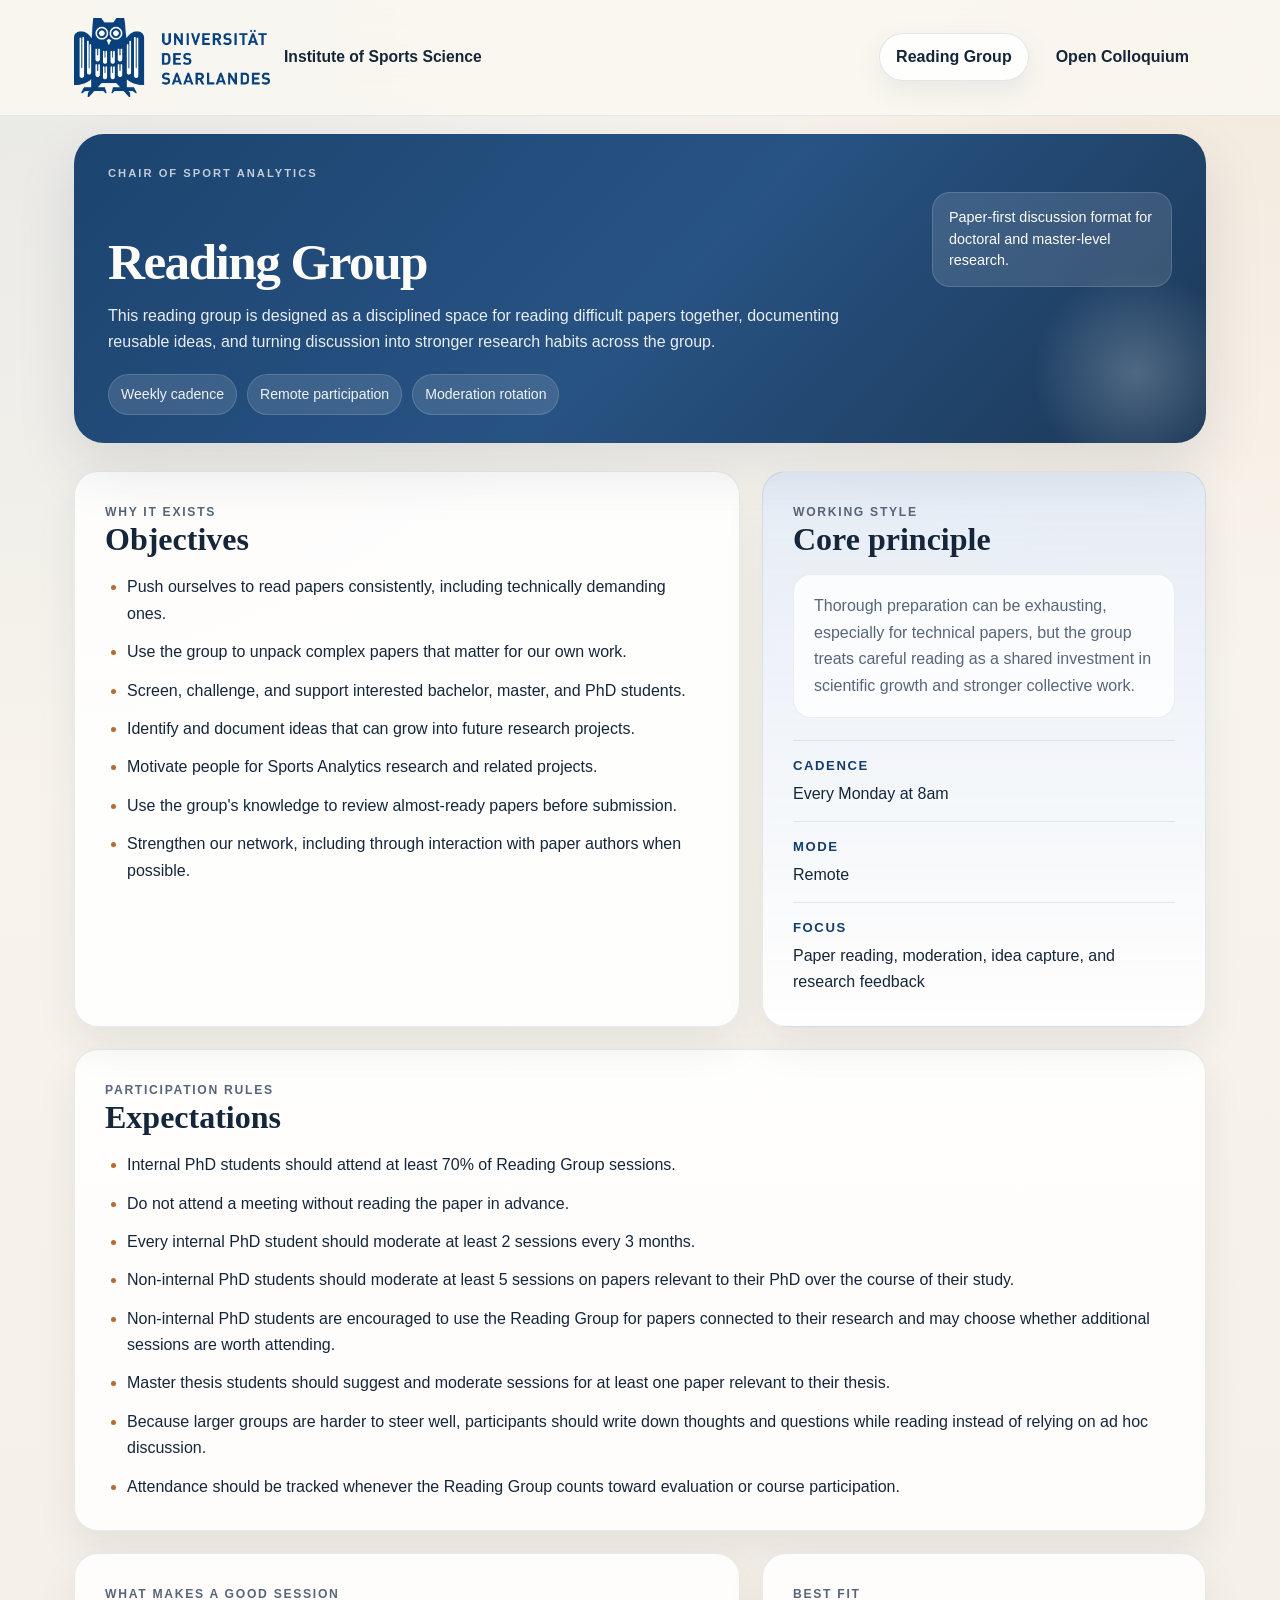
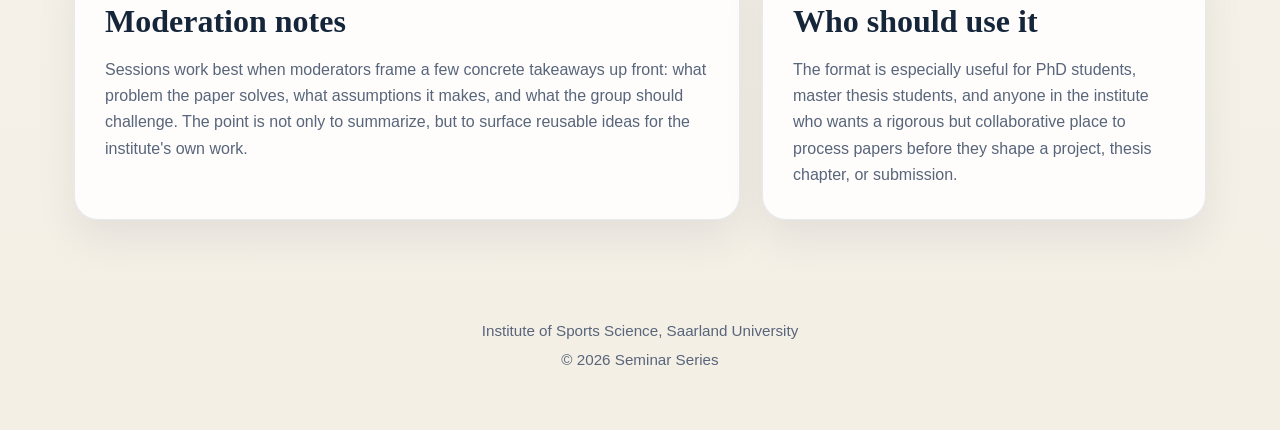
<file: index.html>
<!DOCTYPE html>
<html lang="en">
<head>
<meta charset="UTF-8" />
<meta name="viewport" content="width=device-width, initial-scale=1.0" />
<title>Reading Group — Institute of Sports Science</title>
<meta name="description" content="Reading Group seminar at the Institute of Sports Science, Saarland University." />
<link rel="icon" href="assets/icons/seminars-favicon.svg" type="image/svg+xml" />
<link rel="manifest" href="site.webmanifest" />
<meta name="theme-color" content="#143d6b" />
<link rel="stylesheet" href="css/style.css" />
</head>
<body>

<header class="site-header">
  <div class="nav">
    <a class="brand" href="index.html">
      <img class="brand-logo" src="assets/icons/uds.png" alt="Universitat des Saarlandes" />
      <span class="brand-copy">
        <strong>Institute of Sports Science</strong>
      </span>
    </a>
    <button type="button" class="menu-toggle" aria-label="Toggle menu" onclick="document.querySelector('.nav-links').classList.toggle('open')">Menu</button>
    <ul class="nav-links">
      <li><a class="active" href="index.html">Reading Group</a></li>
      <li><a href="open-colloquium.html">Open Colloquium</a></li>
    </ul>
  </div>
</header>

<main>
  <section class="hero-panel">
    <div class="hero-inner">
      <p class="eyebrow">Chair of Sport Analytics</p>
      <div class="title-row">
        <div>
          <h1>Reading Group</h1>
        </div>
        <div class="hero-badge">Paper-first discussion format for doctoral and master-level research.</div>
      </div>
      <p class="hero-lead">This reading group is designed as a disciplined space for reading difficult papers together, documenting reusable ideas, and turning discussion into stronger research habits across the group.</p>
      <div class="chip-row">
        <span class="chip">Weekly cadence</span>
        <span class="chip">Remote participation</span>
        <span class="chip">Moderation rotation</span>
      </div>
    </div>
  </section>

  <section class="content-shell">
    <div class="section-grid">
      <article class="panel">
        <p class="section-label">Why it exists</p>
        <h2>Objectives</h2>
        <ul class="bullet-list">
          <li>Push ourselves to read papers consistently, including technically demanding ones.</li>
          <li>Use the group to unpack complex papers that matter for our own work.</li>
          <li>Screen, challenge, and support interested bachelor, master, and PhD students.</li>
          <li>Identify and document ideas that can grow into future research projects.</li>
          <li>Motivate people for Sports Analytics research and related projects.</li>
          <li>Use the group&apos;s knowledge to review almost-ready papers before submission.</li>
          <li>Strengthen our network, including through interaction with paper authors when possible.</li>
        </ul>
      </article>

      <aside class="panel accent-panel">
        <p class="section-label">Working style</p>
        <h2>Core principle</h2>
        <p class="callout">Thorough preparation can be exhausting, especially for technical papers, but the group treats careful reading as a shared investment in scientific growth and stronger collective work.</p>
        <dl class="detail-list">
          <div>
            <dt>Cadence</dt>
            <dd>Every Monday at 8am</dd>
          </div>
          <div>
            <dt>Mode</dt>
            <dd>Remote</dd>
          </div>
          <div>
            <dt>Focus</dt>
            <dd>Paper reading, moderation, idea capture, and research feedback</dd>
          </div>
        </dl>
      </aside>
    </div>

    <section class="panel full-width">
      <p class="section-label">Participation rules</p>
      <h2>Expectations</h2>
      <ul class="rule-list">
        <li>Internal PhD students should attend at least 70% of Reading Group sessions.</li>
        <li>Do not attend a meeting without reading the paper in advance.</li>
        <li>Every internal PhD student should moderate at least 2 sessions every 3 months.</li>
        <li>Non-internal PhD students should moderate at least 5 sessions on papers relevant to their PhD over the course of their study.</li>
        <li>Non-internal PhD students are encouraged to use the Reading Group for papers connected to their research and may choose whether additional sessions are worth attending.</li>
        <li>Master thesis students should suggest and moderate sessions for at least one paper relevant to their thesis.</li>
        <li>Because larger groups are harder to steer well, participants should write down thoughts and questions while reading instead of relying on ad hoc discussion.</li>
        <li>Attendance should be tracked whenever the Reading Group counts toward evaluation or course participation.</li>
      </ul>
    </section>

    <section class="section-grid">
      <article class="panel">
        <p class="section-label">What makes a good session</p>
        <h2>Moderation notes</h2>
        <p>Sessions work best when moderators frame a few concrete takeaways up front: what problem the paper solves, what assumptions it makes, and what the group should challenge. The point is not only to summarize, but to surface reusable ideas for the institute&apos;s own work.</p>
      </article>

      <article class="panel">
        <p class="section-label">Best fit</p>
        <h2>Who should use it</h2>
        <p>The format is especially useful for PhD students, master thesis students, and anyone in the institute who wants a rigorous but collaborative place to process papers before they shape a project, thesis chapter, or submission.</p>
      </article>
    </section>
  </section>
</main>

<footer class="footer">
  <p>Institute of Sports Science, Saarland University</p>
  <p>&copy; <span id="year"></span> Seminar Series</p>
</footer>

<script>document.getElementById('year').textContent = new Date().getFullYear();</script>
</body>
</html>
</file>
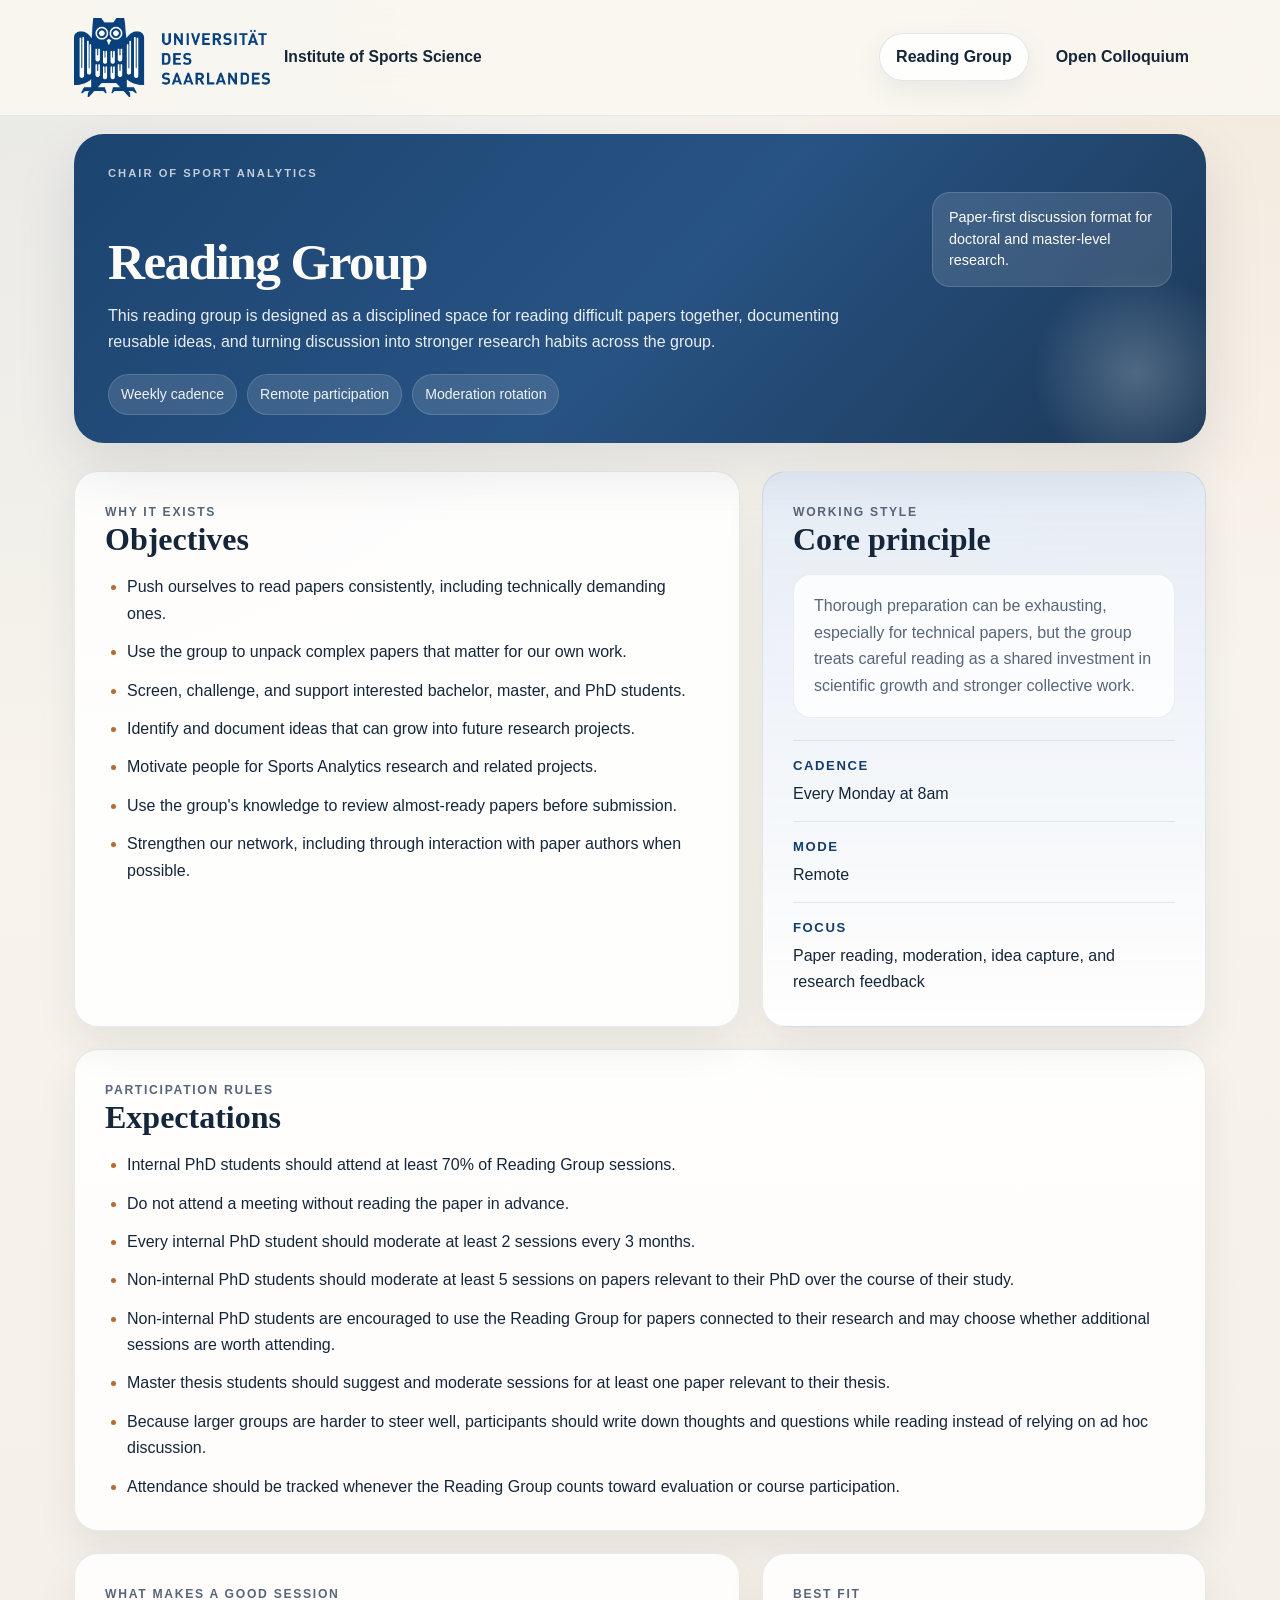
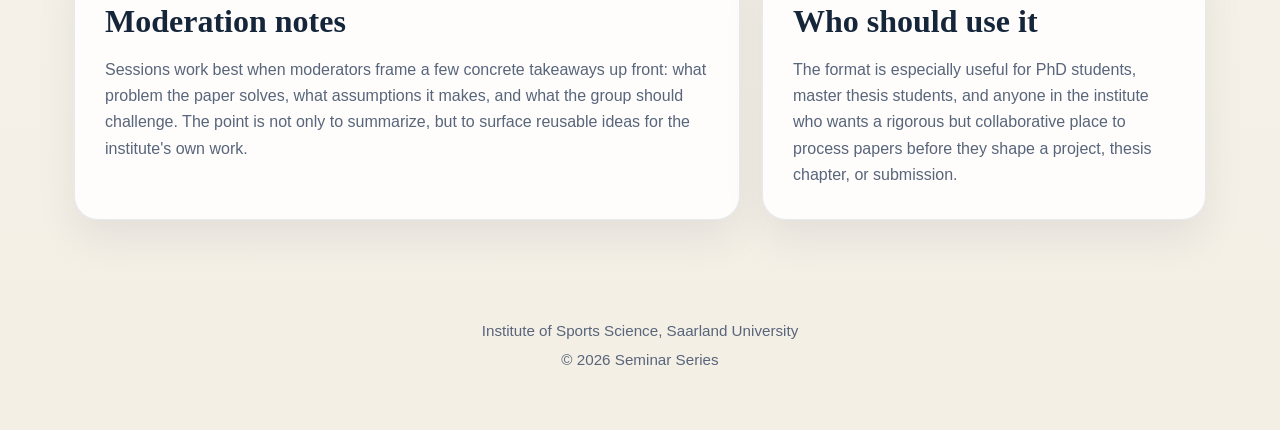
<file: gatherings.html>
<!DOCTYPE html>
<html lang="en">
<head>
<meta charset="UTF-8" />
<meta http-equiv="refresh" content="0; url=index.html" />
<meta name="viewport" content="width=device-width, initial-scale=1.0" />
<title>Page Moved</title>
<link rel="icon" href="assets/icons/seminars-favicon.svg" type="image/svg+xml" />
<link rel="stylesheet" href="css/style.css" />
</head>
<body class="redirect-body">
<main class="redirect-card">
  <p class="section-label">Page moved</p>
  <h1>This section has been replaced.</h1>
  <p>The seminar site now consists of two pages: Reading Group and Open Colloquium.</p>
  <div class="redirect-actions">
    <a class="button-link" href="index.html">Go to Reading Group</a>
    <a class="button-link button-link-secondary" href="open-colloquium.html">Go to Open Colloquium</a>
  </div>
</main>
</body>
</html>
</file>
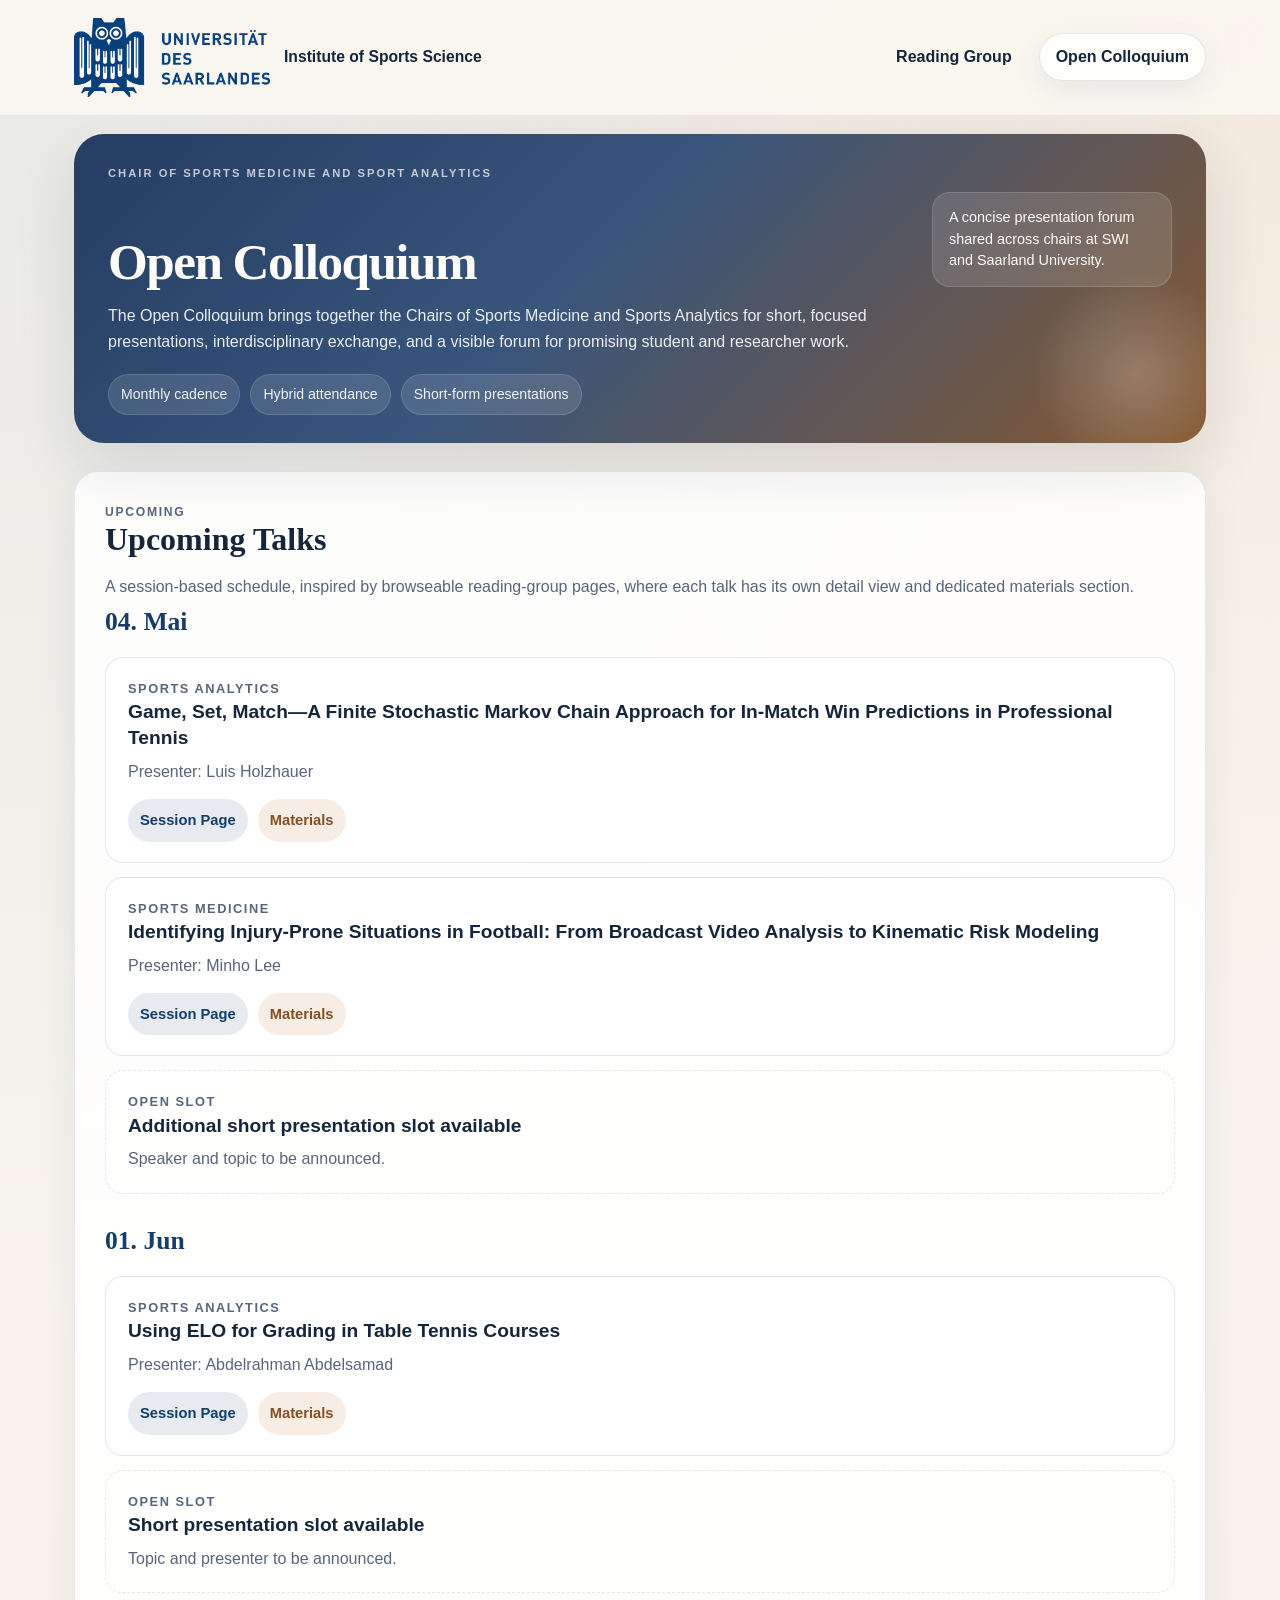
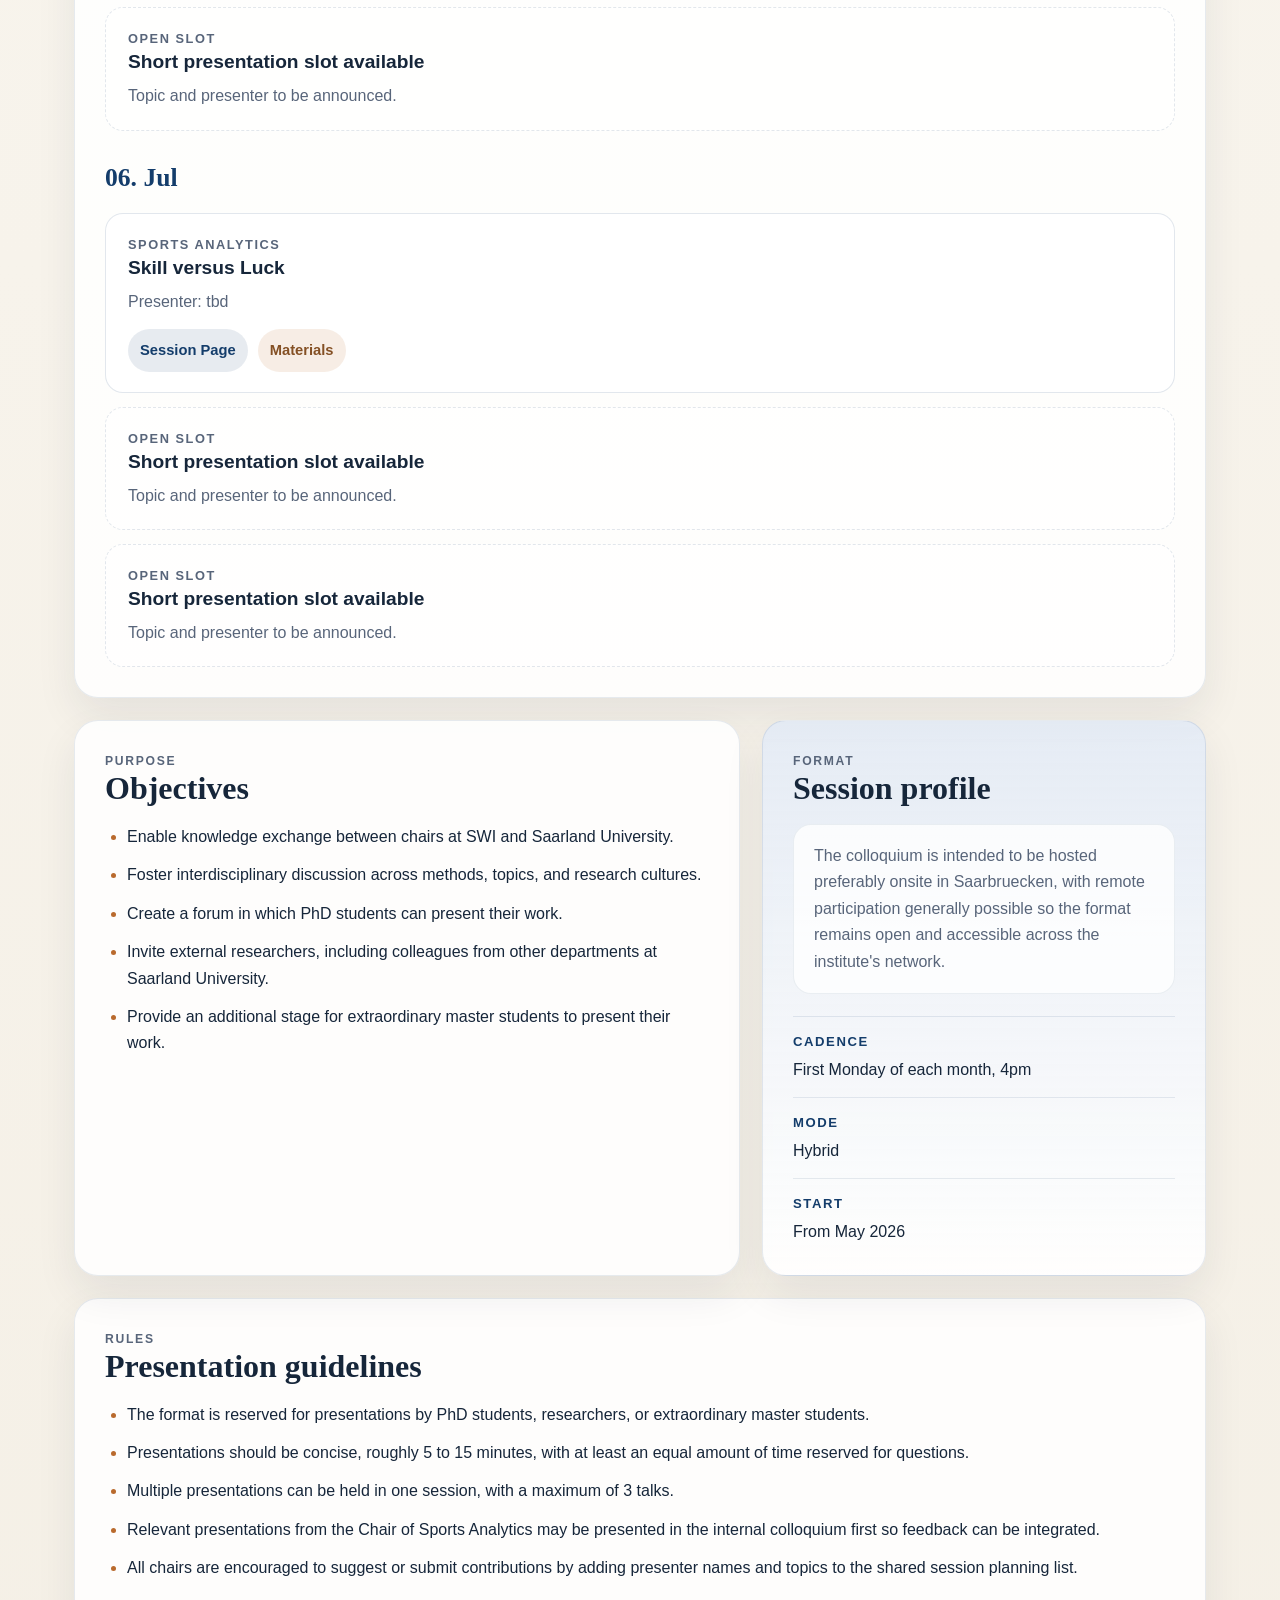
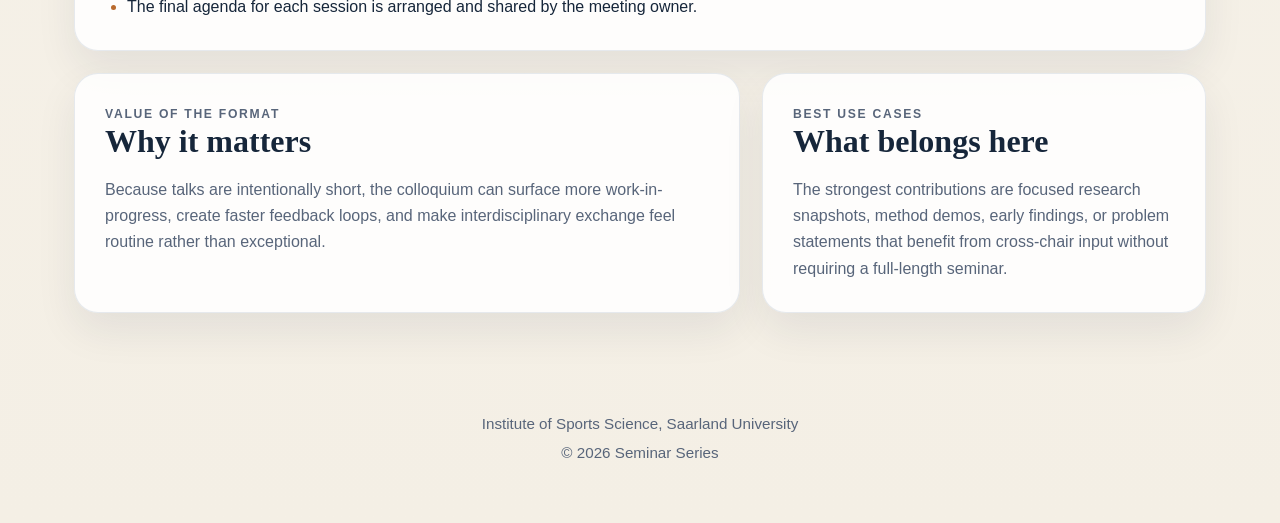
<file: members.html>
<!DOCTYPE html>
<html lang="en">
<head>
<meta charset="UTF-8" />
<meta http-equiv="refresh" content="0; url=open-colloquium.html" />
<meta name="viewport" content="width=device-width, initial-scale=1.0" />
<title>Page Moved</title>
<link rel="icon" href="assets/icons/seminars-favicon.svg" type="image/svg+xml" />
<link rel="stylesheet" href="css/style.css" />
</head>
<body class="redirect-body">
<main class="redirect-card">
  <p class="section-label">Page moved</p>
  <h1>This section has been replaced.</h1>
  <p>The seminar site now consists of two pages: Reading Group and Open Colloquium.</p>
  <div class="redirect-actions">
    <a class="button-link" href="open-colloquium.html">Go to Open Colloquium</a>
    <a class="button-link button-link-secondary" href="index.html">Go to Reading Group</a>
  </div>
</main>
</body>
</html>
</file>
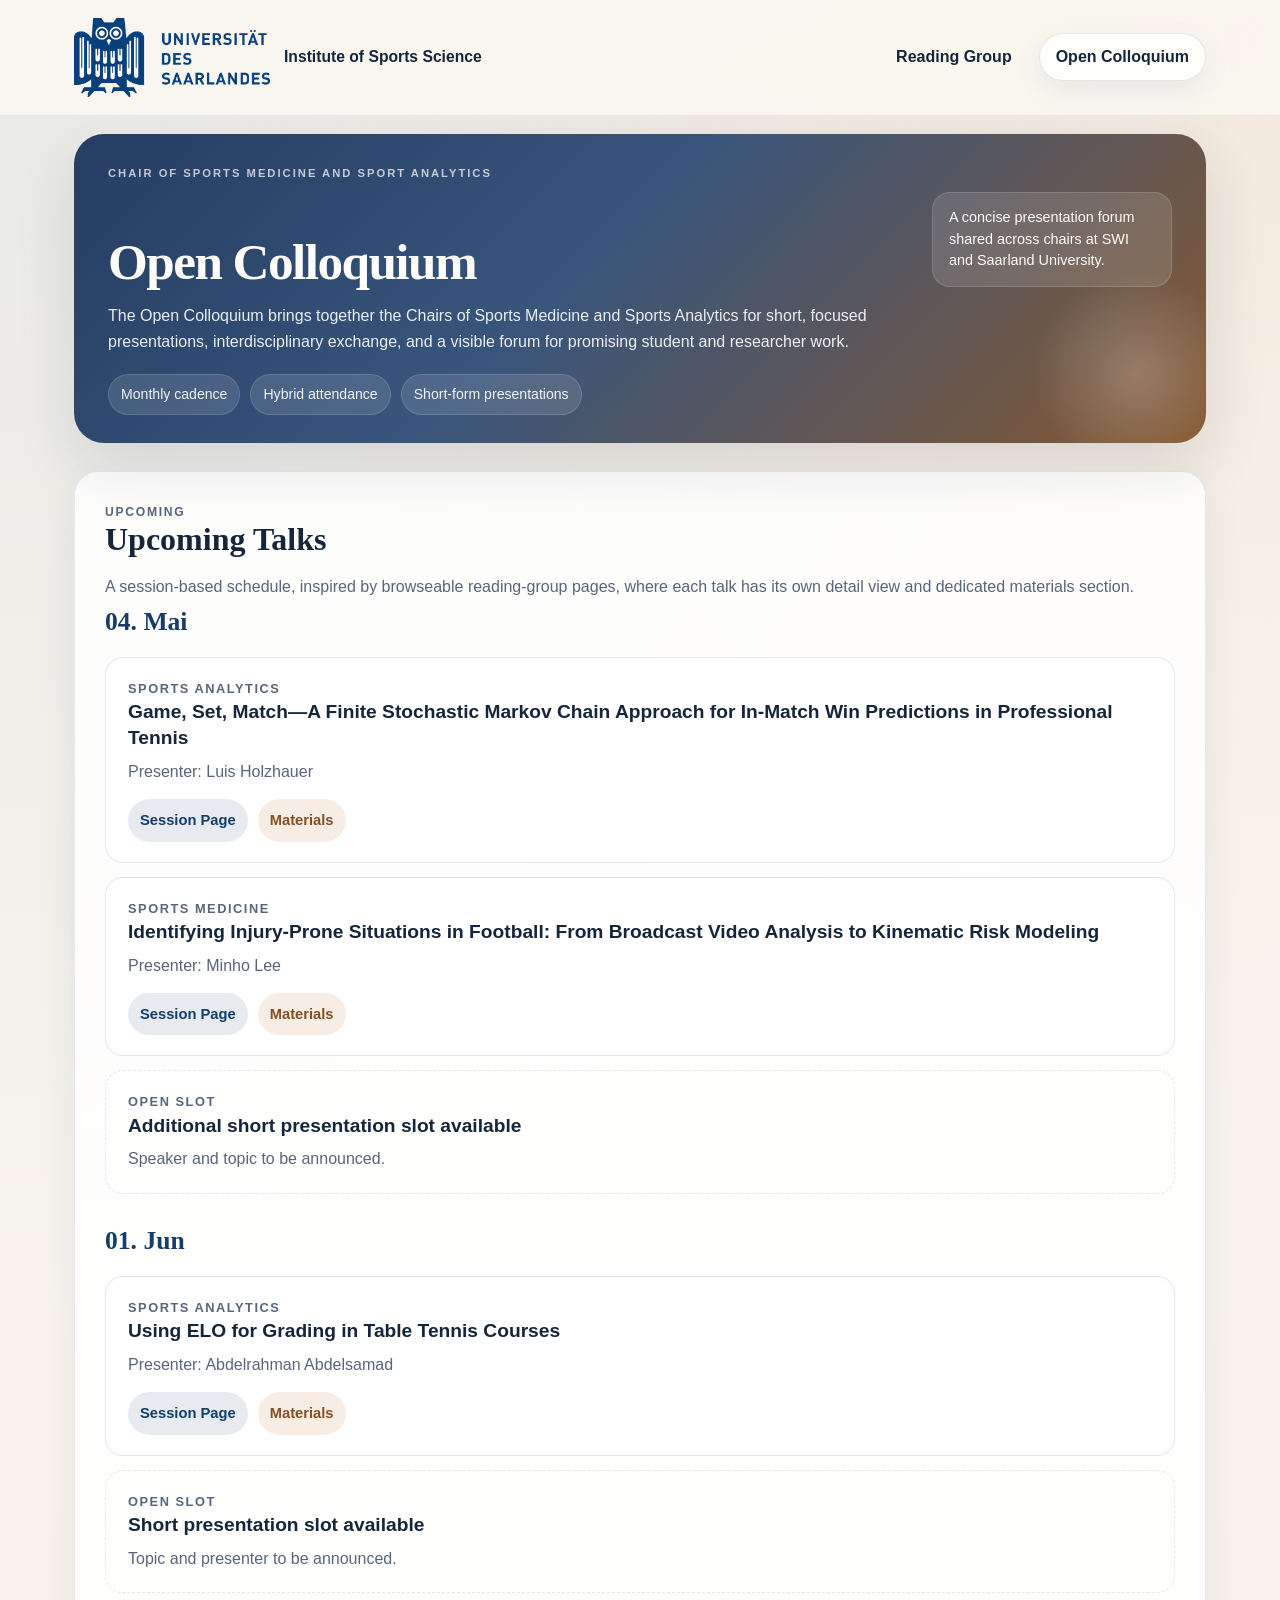
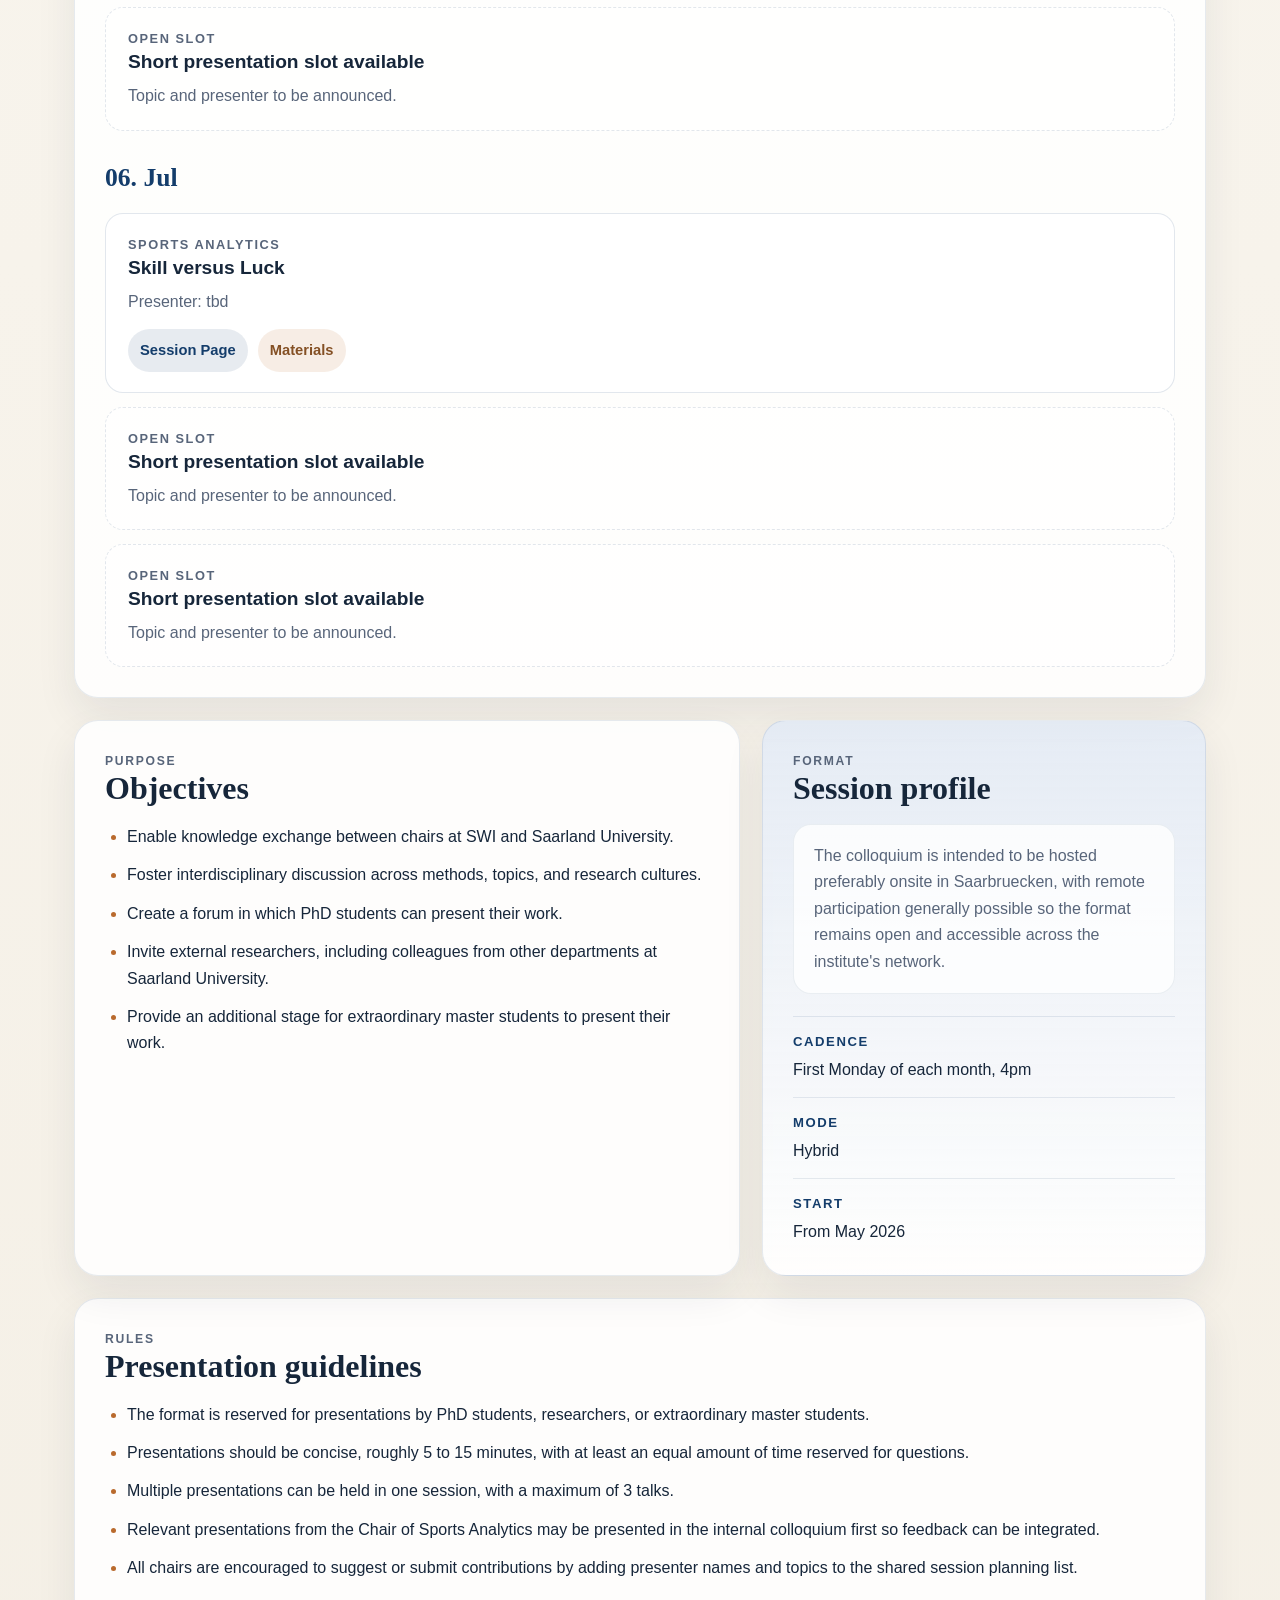
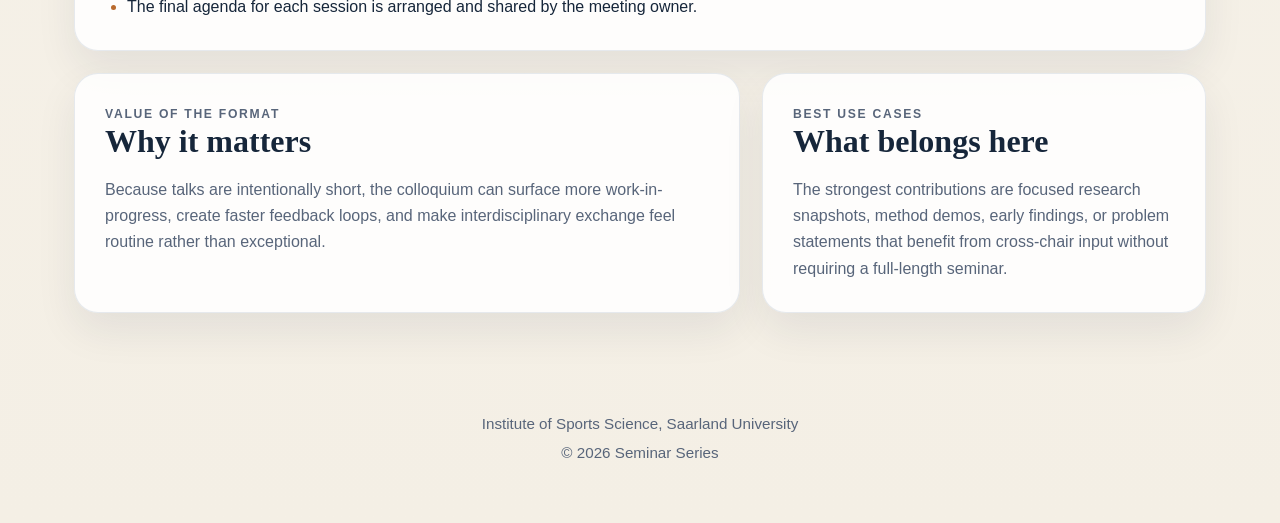
<file: open-colloquium.html>
<!DOCTYPE html>
<html lang="en">
<head>
<meta charset="UTF-8" />
<meta name="viewport" content="width=device-width, initial-scale=1.0" />
<title>Open Colloquium — Institute of Sports Science</title>
<meta name="description" content="Open Colloquium seminar at the Institute of Sports Science, Saarland University." />
<link rel="icon" href="assets/icons/seminars-favicon.svg" type="image/svg+xml" />
<link rel="manifest" href="site.webmanifest" />
<meta name="theme-color" content="#143d6b" />
<link rel="stylesheet" href="css/style.css" />
</head>
<body>

<header class="site-header">
  <div class="nav">
    <a class="brand" href="index.html">
      <img class="brand-logo" src="assets/icons/uds.png" alt="Universitat des Saarlandes" />
      <span class="brand-copy">
        <strong>Institute of Sports Science</strong>
      </span>
    </a>
    <button type="button" class="menu-toggle" aria-label="Toggle menu" onclick="document.querySelector('.nav-links').classList.toggle('open')">Menu</button>
    <ul class="nav-links">
      <li><a href="index.html">Reading Group</a></li>
      <li><a class="active" href="open-colloquium.html">Open Colloquium</a></li>
    </ul>
  </div>
</header>

<main>
  <section class="hero-panel hero-panel-alt">
    <div class="hero-inner">
      <p class="eyebrow">Chair of Sports Medicine and Sport Analytics</p>
      <div class="title-row">
        <div>
          <h1>Open Colloquium</h1>
        </div>
        <div class="hero-badge">A concise presentation forum shared across chairs at SWI and Saarland University.</div>
      </div>
      <p class="hero-lead">The Open Colloquium brings together the Chairs of Sports Medicine and Sports Analytics for short, focused presentations, interdisciplinary exchange, and a visible forum for promising student and researcher work.</p>
      <div class="chip-row">
        <span class="chip">Monthly cadence</span>
        <span class="chip">Hybrid attendance</span>
        <span class="chip">Short-form presentations</span>
      </div>
    </div>
  </section>

  <section class="content-shell">
    <section class="panel full-width">
      <p class="section-label">Upcoming</p>
      <h2>Upcoming Talks</h2>
      <p class="schedule-intro">A session-based schedule, inspired by browseable reading-group pages, where each talk has its own detail view and dedicated materials section.</p>

      <div class="talk-date-group">
        <h3>04. Mai</h3>
        <div class="talk-list">
          <article class="talk-card">
            <p class="talk-card-meta">Sports Analytics</p>
            <h4><a href="sessions/open-colloquium-2026-05-04-tennis.html">Game, Set, Match&#8212;A Finite Stochastic Markov Chain Approach for In-Match Win Predictions in Professional Tennis</a></h4>
            <p class="talk-card-submeta">Presenter: Luis Holzhauer</p>
            <div class="talk-card-actions">
              <a class="mini-link" href="sessions/open-colloquium-2026-05-04-tennis.html">Session Page</a>
              <a class="mini-link mini-link-secondary" href="sessions/open-colloquium-2026-05-04-tennis.html#materials">Materials</a>
            </div>
          </article>

          <article class="talk-card">
            <p class="talk-card-meta">Sports Medicine</p>
            <h4><a href="sessions/open-colloquium-2026-05-04-injury-prone-football.html">Identifying Injury-Prone Situations in Football: From Broadcast Video Analysis to Kinematic Risk Modeling</a></h4>
            <p class="talk-card-submeta">Presenter: Minho Lee</p>
            <div class="talk-card-actions">
              <a class="mini-link" href="sessions/open-colloquium-2026-05-04-injury-prone-football.html">Session Page</a>
              <a class="mini-link mini-link-secondary" href="sessions/open-colloquium-2026-05-04-injury-prone-football.html#materials">Materials</a>
            </div>
          </article>

          <article class="talk-card talk-card-empty">
            <p class="talk-card-meta">Open Slot</p>
            <h4>Additional short presentation slot available</h4>
            <p class="talk-card-submeta">Speaker and topic to be announced.</p>
          </article>
        </div>
      </div>

      <div class="talk-date-group">
        <h3>01. Jun</h3>
        <div class="talk-list">
          <article class="talk-card">
            <p class="talk-card-meta">Sports Analytics</p>
            <h4><a href="sessions/open-colloquium-2026-06-01-elo-table-tennis.html">Using ELO for Grading in Table Tennis Courses</a></h4>
            <p class="talk-card-submeta">Presenter: Abdelrahman Abdelsamad</p>
            <div class="talk-card-actions">
              <a class="mini-link" href="sessions/open-colloquium-2026-06-01-elo-table-tennis.html">Session Page</a>
              <a class="mini-link mini-link-secondary" href="sessions/open-colloquium-2026-06-01-elo-table-tennis.html#materials">Materials</a>
            </div>
          </article>

          <article class="talk-card talk-card-empty">
            <p class="talk-card-meta">Open Slot</p>
            <h4>Short presentation slot available</h4>
            <p class="talk-card-submeta">Topic and presenter to be announced.</p>
          </article>

          <article class="talk-card talk-card-empty">
            <p class="talk-card-meta">Open Slot</p>
            <h4>Short presentation slot available</h4>
            <p class="talk-card-submeta">Topic and presenter to be announced.</p>
          </article>
        </div>
      </div>

      <div class="talk-date-group">
        <h3>06. Jul</h3>
        <div class="talk-list">
          <article class="talk-card">
            <p class="talk-card-meta">Sports Analytics</p>
            <h4><a href="sessions/open-colloquium-2026-07-06-skill-versus-luck.html">Skill versus Luck</a></h4>
            <p class="talk-card-submeta">Presenter: tbd</p>
            <div class="talk-card-actions">
              <a class="mini-link" href="sessions/open-colloquium-2026-07-06-skill-versus-luck.html">Session Page</a>
              <a class="mini-link mini-link-secondary" href="sessions/open-colloquium-2026-07-06-skill-versus-luck.html#materials">Materials</a>
            </div>
          </article>

          <article class="talk-card talk-card-empty">
            <p class="talk-card-meta">Open Slot</p>
            <h4>Short presentation slot available</h4>
            <p class="talk-card-submeta">Topic and presenter to be announced.</p>
          </article>

          <article class="talk-card talk-card-empty">
            <p class="talk-card-meta">Open Slot</p>
            <h4>Short presentation slot available</h4>
            <p class="talk-card-submeta">Topic and presenter to be announced.</p>
          </article>
        </div>
      </div>
    </section>

    <div class="section-grid">
      <article class="panel">
        <p class="section-label">Purpose</p>
        <h2>Objectives</h2>
        <ul class="bullet-list">
          <li>Enable knowledge exchange between chairs at SWI and Saarland University.</li>
          <li>Foster interdisciplinary discussion across methods, topics, and research cultures.</li>
          <li>Create a forum in which PhD students can present their work.</li>
          <li>Invite external researchers, including colleagues from other departments at Saarland University.</li>
          <li>Provide an additional stage for extraordinary master students to present their work.</li>
        </ul>
      </article>

      <aside class="panel accent-panel">
        <p class="section-label">Format</p>
        <h2>Session profile</h2>
        <p class="callout">The colloquium is intended to be hosted preferably onsite in Saarbruecken, with remote participation generally possible so the format remains open and accessible across the institute&apos;s network.</p>
        <dl class="detail-list">
          <div>
            <dt>Cadence</dt>
            <dd>First Monday of each month, 4pm</dd>
          </div>
          <div>
            <dt>Mode</dt>
            <dd>Hybrid</dd>
          </div>
          <div>
            <dt>Start</dt>
            <dd>From May 2026</dd>
          </div>
        </dl>
      </aside>
    </div>

    <section class="panel full-width">
      <p class="section-label">Rules</p>
      <h2>Presentation guidelines</h2>
      <ul class="rule-list">
        <li>The format is reserved for presentations by PhD students, researchers, or extraordinary master students.</li>
        <li>Presentations should be concise, roughly 5 to 15 minutes, with at least an equal amount of time reserved for questions.</li>
        <li>Multiple presentations can be held in one session, with a maximum of 3 talks.</li>
        <li>Relevant presentations from the Chair of Sports Analytics may be presented in the internal colloquium first so feedback can be integrated.</li>
        <li>All chairs are encouraged to suggest or submit contributions by adding presenter names and topics to the shared session planning list.</li>
        <li>The final agenda for each session is arranged and shared by the meeting owner.</li>
      </ul>
    </section>

    <section class="section-grid">
      <article class="panel">
        <p class="section-label">Value of the format</p>
        <h2>Why it matters</h2>
        <p>Because talks are intentionally short, the colloquium can surface more work-in-progress, create faster feedback loops, and make interdisciplinary exchange feel routine rather than exceptional.</p>
      </article>

      <article class="panel">
        <p class="section-label">Best use cases</p>
        <h2>What belongs here</h2>
        <p>The strongest contributions are focused research snapshots, method demos, early findings, or problem statements that benefit from cross-chair input without requiring a full-length seminar.</p>
      </article>
    </section>
  </section>
</main>

<footer class="footer">
  <p>Institute of Sports Science, Saarland University</p>
  <p>&copy; <span id="year"></span> Seminar Series</p>
</footer>

<script>document.getElementById('year').textContent = new Date().getFullYear();</script>
</body>
</html>
</file>
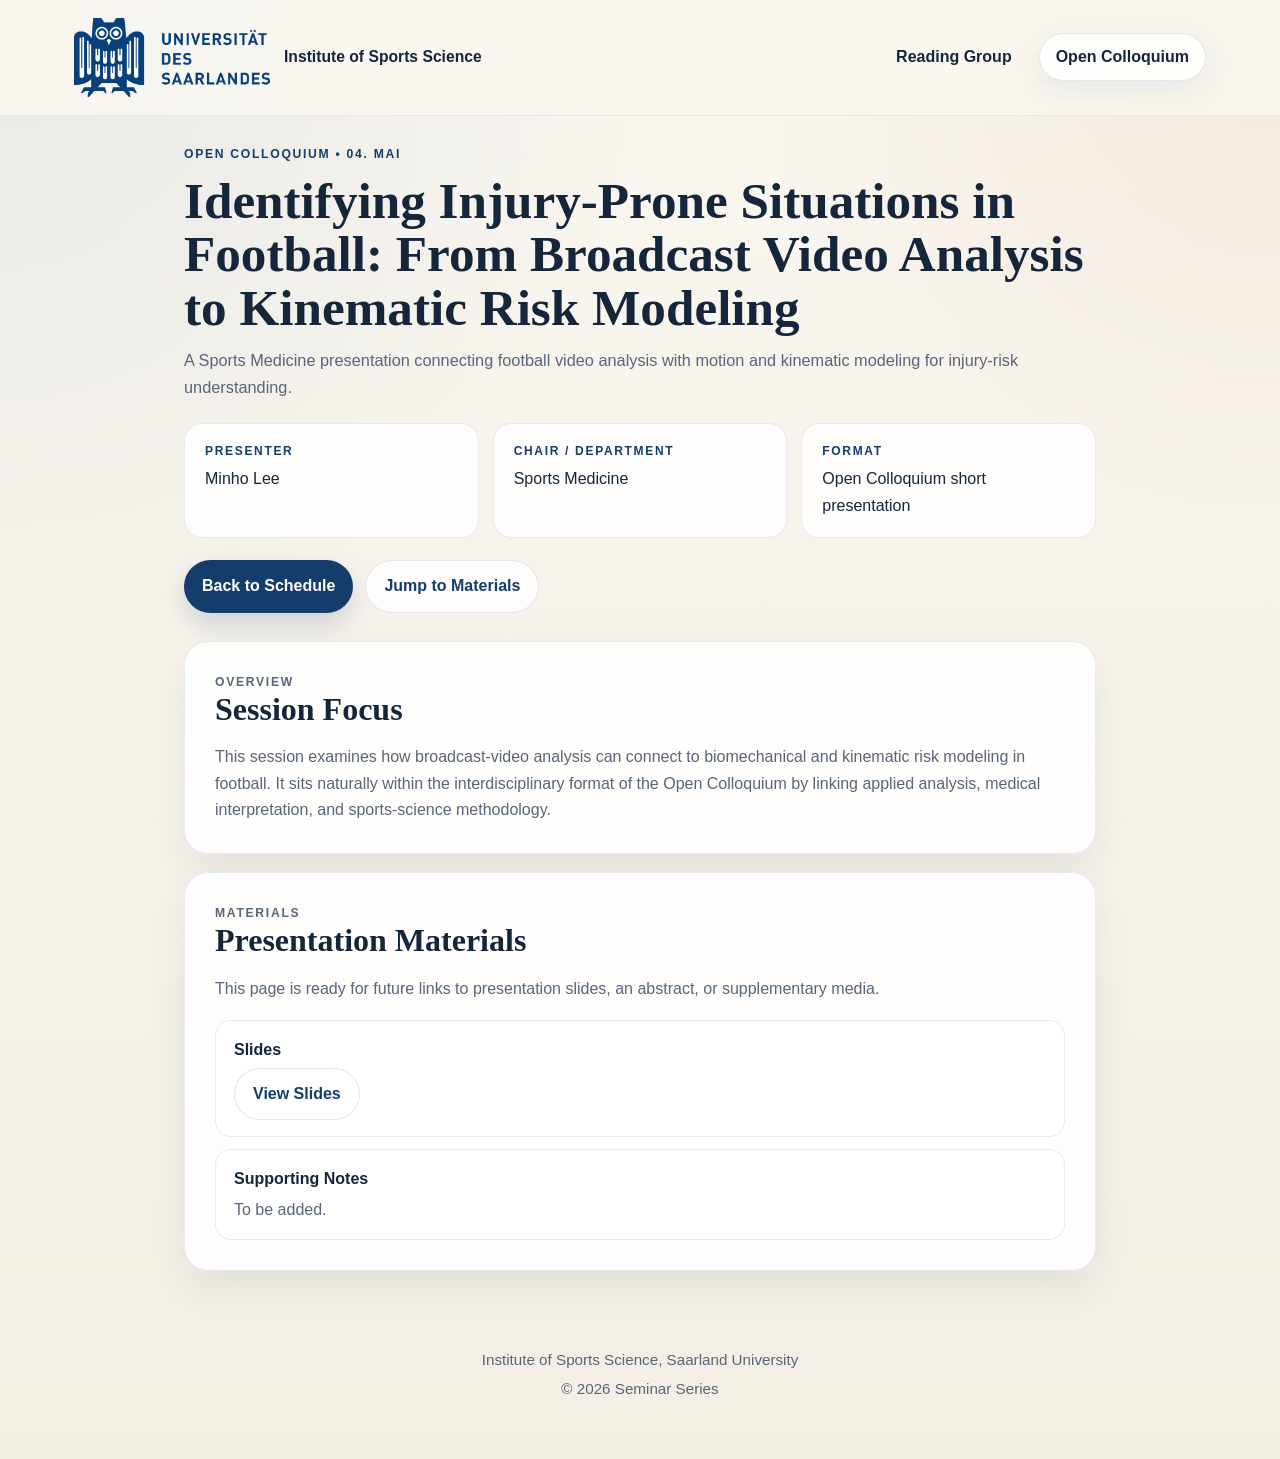
<file: sessions/open-colloquium-2026-05-04-injury-prone-football.html>
<!DOCTYPE html>
<html lang="en">
<head>
<meta charset="UTF-8" />
<meta name="viewport" content="width=device-width, initial-scale=1.0" />
<title>Identifying Injury-Prone Situations in Football — Open Colloquium</title>
<meta name="description" content="Open Colloquium session page for the football injury-prone situations presentation." />
<link rel="icon" href="../assets/icons/seminars-favicon.svg" type="image/svg+xml" />
<link rel="manifest" href="../site.webmanifest" />
<meta name="theme-color" content="#143d6b" />
<link rel="stylesheet" href="../css/style.css" />
</head>
<body>

<header class="site-header">
  <div class="nav">
    <a class="brand" href="../index.html">
      <img class="brand-logo" src="../assets/icons/uds.png" alt="Universitat des Saarlandes" />
      <span class="brand-copy">
        <strong>Institute of Sports Science</strong>
      </span>
    </a>
    <button type="button" class="menu-toggle" aria-label="Toggle menu" onclick="document.querySelector('.nav-links').classList.toggle('open')">Menu</button>
    <ul class="nav-links">
      <li><a href="../index.html">Reading Group</a></li>
      <li><a class="active" href="../open-colloquium.html">Open Colloquium</a></li>
    </ul>
  </div>
</header>

<main class="session-page">
  <header class="session-header">
    <p class="session-kicker">Open Colloquium • 04. Mai</p>
    <h1>Identifying Injury-Prone Situations in Football: From Broadcast Video Analysis to Kinematic Risk Modeling</h1>
    <p class="session-summary">A Sports Medicine presentation connecting football video analysis with motion and kinematic modeling for injury-risk understanding.</p>
  </header>

  <dl class="session-meta-grid">
    <div class="session-meta-card">
      <dt>Presenter</dt>
      <dd>Minho Lee</dd>
    </div>
    <div class="session-meta-card">
      <dt>Chair / Department</dt>
      <dd>Sports Medicine</dd>
    </div>
    <div class="session-meta-card">
      <dt>Format</dt>
      <dd>Open Colloquium short presentation</dd>
    </div>
  </dl>

  <div class="session-actions">
    <a class="button-link" href="../open-colloquium.html">Back to Schedule</a>
    <a class="button-link button-link-secondary" href="#materials">Jump to Materials</a>
  </div>

  <section class="panel session-panel">
    <p class="section-label">Overview</p>
    <h2>Session Focus</h2>
    <p>This session examines how broadcast-video analysis can connect to biomechanical and kinematic risk modeling in football. It sits naturally within the interdisciplinary format of the Open Colloquium by linking applied analysis, medical interpretation, and sports-science methodology.</p>
  </section>

  <section class="panel session-panel" id="materials">
    <p class="section-label">Materials</p>
    <h2>Presentation Materials</h2>
    <p class="resource-note">This page is ready for future links to presentation slides, an abstract, or supplementary media.</p>
    <div class="resource-list">
      <div class="resource-item">
        <strong>Slides</strong>
        <a class="button-link button-link-secondary" href="https://drive.google.com/file/d/11uI0lxqbsQsukaSyaO_kIKwH1TBJS8FV/view?usp=sharing" target="_blank" rel="noopener">View Slides</a>
      </div>
      <div class="resource-item">
        <strong>Supporting Notes</strong>
        <span class="resource-note">To be added.</span>
      </div>
    </div>
  </section>
</main>

<footer class="footer">
  <p>Institute of Sports Science, Saarland University</p>
  <p>&copy; <span id="year"></span> Seminar Series</p>
</footer>

<script>document.getElementById('year').textContent = new Date().getFullYear();</script>
</body>
</html>
</file>
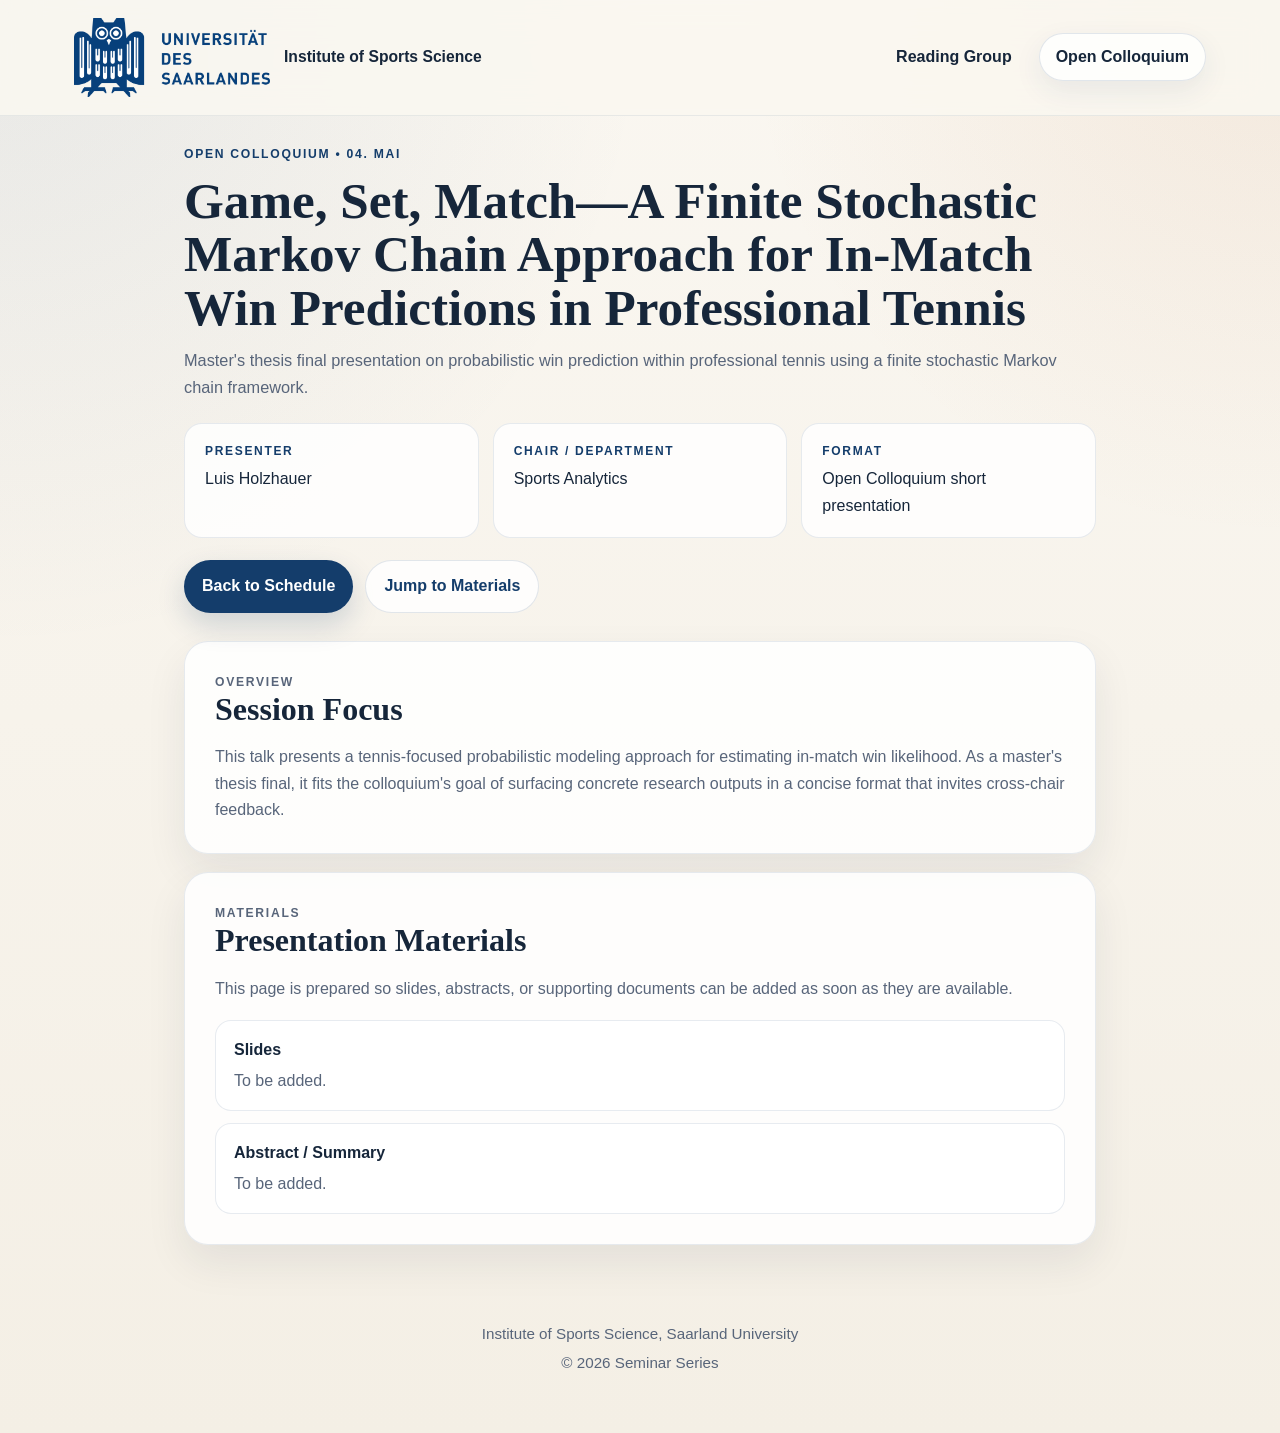
<file: sessions/open-colloquium-2026-05-04-tennis.html>
<!DOCTYPE html>
<html lang="en">
<head>
<meta charset="UTF-8" />
<meta name="viewport" content="width=device-width, initial-scale=1.0" />
<title>Game, Set, Match — Open Colloquium</title>
<meta name="description" content="Open Colloquium session page for the tennis win prediction presentation." />
<link rel="icon" href="../assets/icons/seminars-favicon.svg" type="image/svg+xml" />
<link rel="manifest" href="../site.webmanifest" />
<meta name="theme-color" content="#143d6b" />
<link rel="stylesheet" href="../css/style.css" />
</head>
<body>

<header class="site-header">
  <div class="nav">
    <a class="brand" href="../index.html">
      <img class="brand-logo" src="../assets/icons/uds.png" alt="Universitat des Saarlandes" />
      <span class="brand-copy">
        <strong>Institute of Sports Science</strong>
      </span>
    </a>
    <button type="button" class="menu-toggle" aria-label="Toggle menu" onclick="document.querySelector('.nav-links').classList.toggle('open')">Menu</button>
    <ul class="nav-links">
      <li><a href="../index.html">Reading Group</a></li>
      <li><a class="active" href="../open-colloquium.html">Open Colloquium</a></li>
    </ul>
  </div>
</header>

<main class="session-page">
  <header class="session-header">
    <p class="session-kicker">Open Colloquium • 04. Mai</p>
    <h1>Game, Set, Match&#8212;A Finite Stochastic Markov Chain Approach for In-Match Win Predictions in Professional Tennis</h1>
    <p class="session-summary">Master&apos;s thesis final presentation on probabilistic win prediction within professional tennis using a finite stochastic Markov chain framework.</p>
  </header>

  <dl class="session-meta-grid">
    <div class="session-meta-card">
      <dt>Presenter</dt>
      <dd>Luis Holzhauer</dd>
    </div>
    <div class="session-meta-card">
      <dt>Chair / Department</dt>
      <dd>Sports Analytics</dd>
    </div>
    <div class="session-meta-card">
      <dt>Format</dt>
      <dd>Open Colloquium short presentation</dd>
    </div>
  </dl>

  <div class="session-actions">
    <a class="button-link" href="../open-colloquium.html">Back to Schedule</a>
    <a class="button-link button-link-secondary" href="#materials">Jump to Materials</a>
  </div>

  <section class="panel session-panel">
    <p class="section-label">Overview</p>
    <h2>Session Focus</h2>
    <p>This talk presents a tennis-focused probabilistic modeling approach for estimating in-match win likelihood. As a master&apos;s thesis final, it fits the colloquium&apos;s goal of surfacing concrete research outputs in a concise format that invites cross-chair feedback.</p>
  </section>

  <section class="panel session-panel" id="materials">
    <p class="section-label">Materials</p>
    <h2>Presentation Materials</h2>
    <p class="resource-note">This page is prepared so slides, abstracts, or supporting documents can be added as soon as they are available.</p>
    <div class="resource-list">
      <div class="resource-item">
        <strong>Slides</strong>
        <span class="resource-note">To be added.</span>
      </div>
      <div class="resource-item">
        <strong>Abstract / Summary</strong>
        <span class="resource-note">To be added.</span>
      </div>
    </div>
  </section>
</main>

<footer class="footer">
  <p>Institute of Sports Science, Saarland University</p>
  <p>&copy; <span id="year"></span> Seminar Series</p>
</footer>

<script>document.getElementById('year').textContent = new Date().getFullYear();</script>
</body>
</html>
</file>
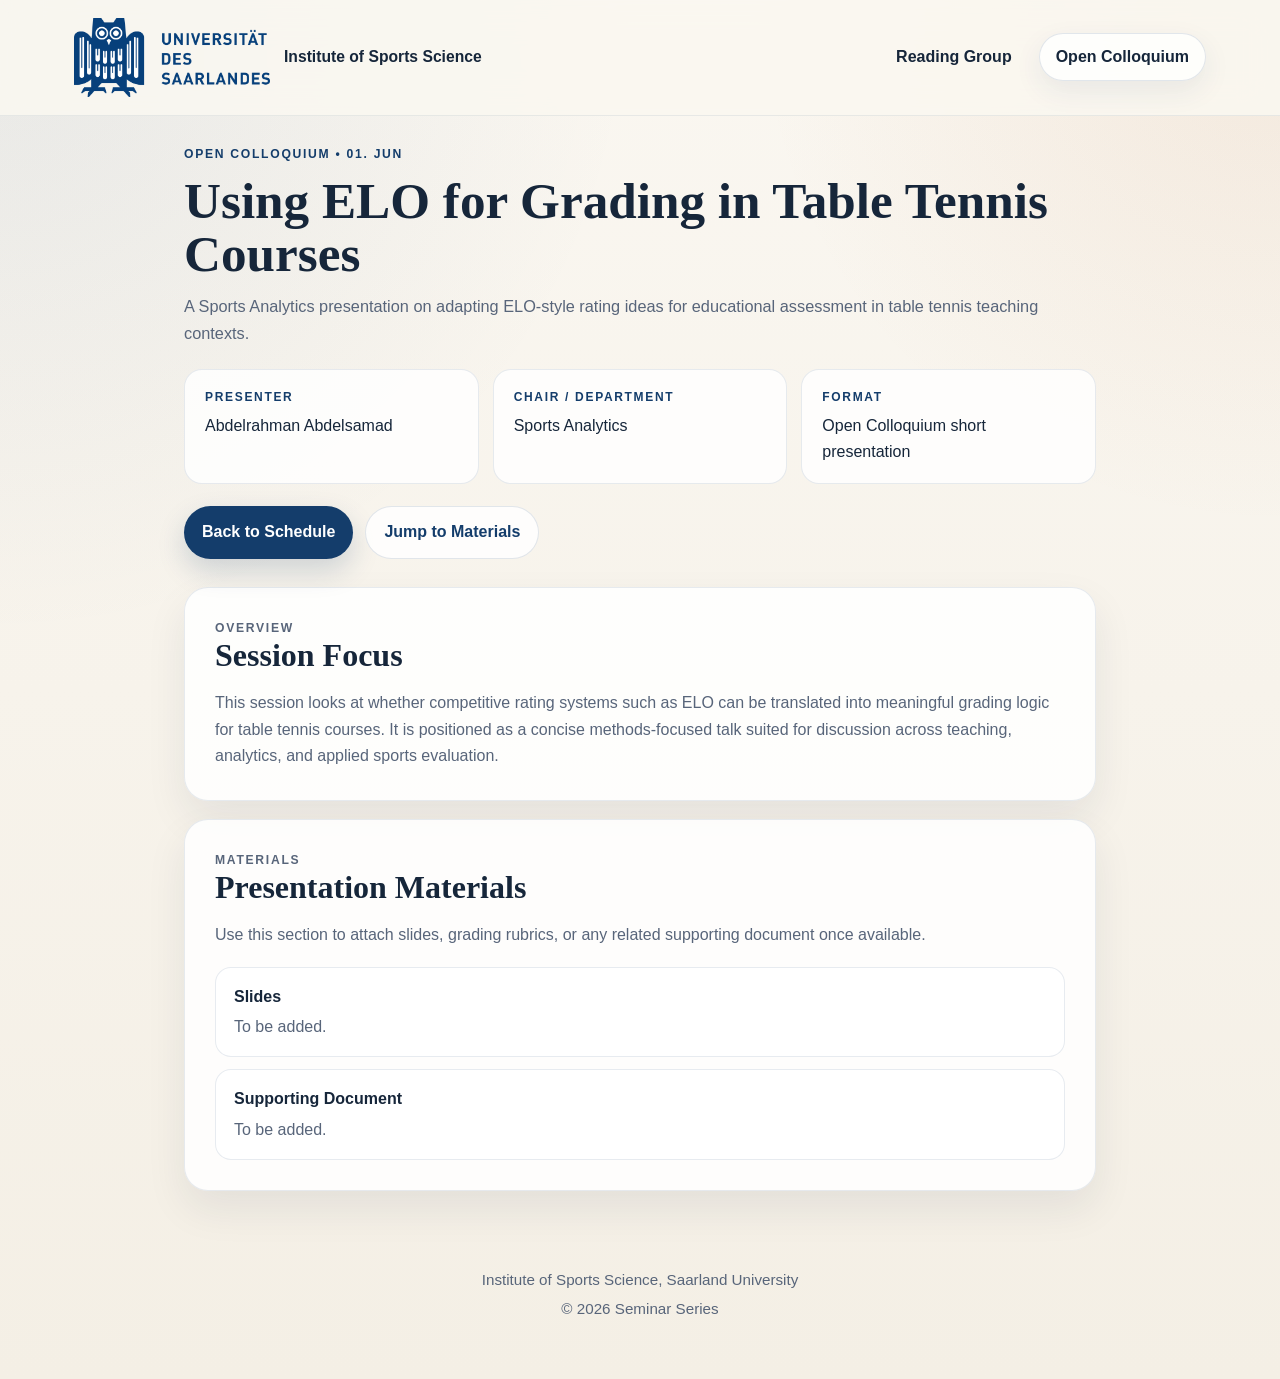
<file: sessions/open-colloquium-2026-06-01-elo-table-tennis.html>
<!DOCTYPE html>
<html lang="en">
<head>
<meta charset="UTF-8" />
<meta name="viewport" content="width=device-width, initial-scale=1.0" />
<title>Using ELO for Grading in Table Tennis Courses — Open Colloquium</title>
<meta name="description" content="Open Colloquium session page for the table tennis ELO grading presentation." />
<link rel="icon" href="../assets/icons/seminars-favicon.svg" type="image/svg+xml" />
<link rel="manifest" href="../site.webmanifest" />
<meta name="theme-color" content="#143d6b" />
<link rel="stylesheet" href="../css/style.css" />
</head>
<body>

<header class="site-header">
  <div class="nav">
    <a class="brand" href="../index.html">
      <img class="brand-logo" src="../assets/icons/uds.png" alt="Universitat des Saarlandes" />
      <span class="brand-copy">
        <strong>Institute of Sports Science</strong>
      </span>
    </a>
    <button type="button" class="menu-toggle" aria-label="Toggle menu" onclick="document.querySelector('.nav-links').classList.toggle('open')">Menu</button>
    <ul class="nav-links">
      <li><a href="../index.html">Reading Group</a></li>
      <li><a class="active" href="../open-colloquium.html">Open Colloquium</a></li>
    </ul>
  </div>
</header>

<main class="session-page">
  <header class="session-header">
    <p class="session-kicker">Open Colloquium • 01. Jun</p>
    <h1>Using ELO for Grading in Table Tennis Courses</h1>
    <p class="session-summary">A Sports Analytics presentation on adapting ELO-style rating ideas for educational assessment in table tennis teaching contexts.</p>
  </header>

  <dl class="session-meta-grid">
    <div class="session-meta-card">
      <dt>Presenter</dt>
      <dd>Abdelrahman Abdelsamad</dd>
    </div>
    <div class="session-meta-card">
      <dt>Chair / Department</dt>
      <dd>Sports Analytics</dd>
    </div>
    <div class="session-meta-card">
      <dt>Format</dt>
      <dd>Open Colloquium short presentation</dd>
    </div>
  </dl>

  <div class="session-actions">
    <a class="button-link" href="../open-colloquium.html">Back to Schedule</a>
    <a class="button-link button-link-secondary" href="#materials">Jump to Materials</a>
  </div>

  <section class="panel session-panel">
    <p class="section-label">Overview</p>
    <h2>Session Focus</h2>
    <p>This session looks at whether competitive rating systems such as ELO can be translated into meaningful grading logic for table tennis courses. It is positioned as a concise methods-focused talk suited for discussion across teaching, analytics, and applied sports evaluation.</p>
  </section>

  <section class="panel session-panel" id="materials">
    <p class="section-label">Materials</p>
    <h2>Presentation Materials</h2>
    <p class="resource-note">Use this section to attach slides, grading rubrics, or any related supporting document once available.</p>
    <div class="resource-list">
      <div class="resource-item">
        <strong>Slides</strong>
        <span class="resource-note">To be added.</span>
      </div>
      <div class="resource-item">
        <strong>Supporting Document</strong>
        <span class="resource-note">To be added.</span>
      </div>
    </div>
  </section>
</main>

<footer class="footer">
  <p>Institute of Sports Science, Saarland University</p>
  <p>&copy; <span id="year"></span> Seminar Series</p>
</footer>

<script>document.getElementById('year').textContent = new Date().getFullYear();</script>
</body>
</html>
</file>
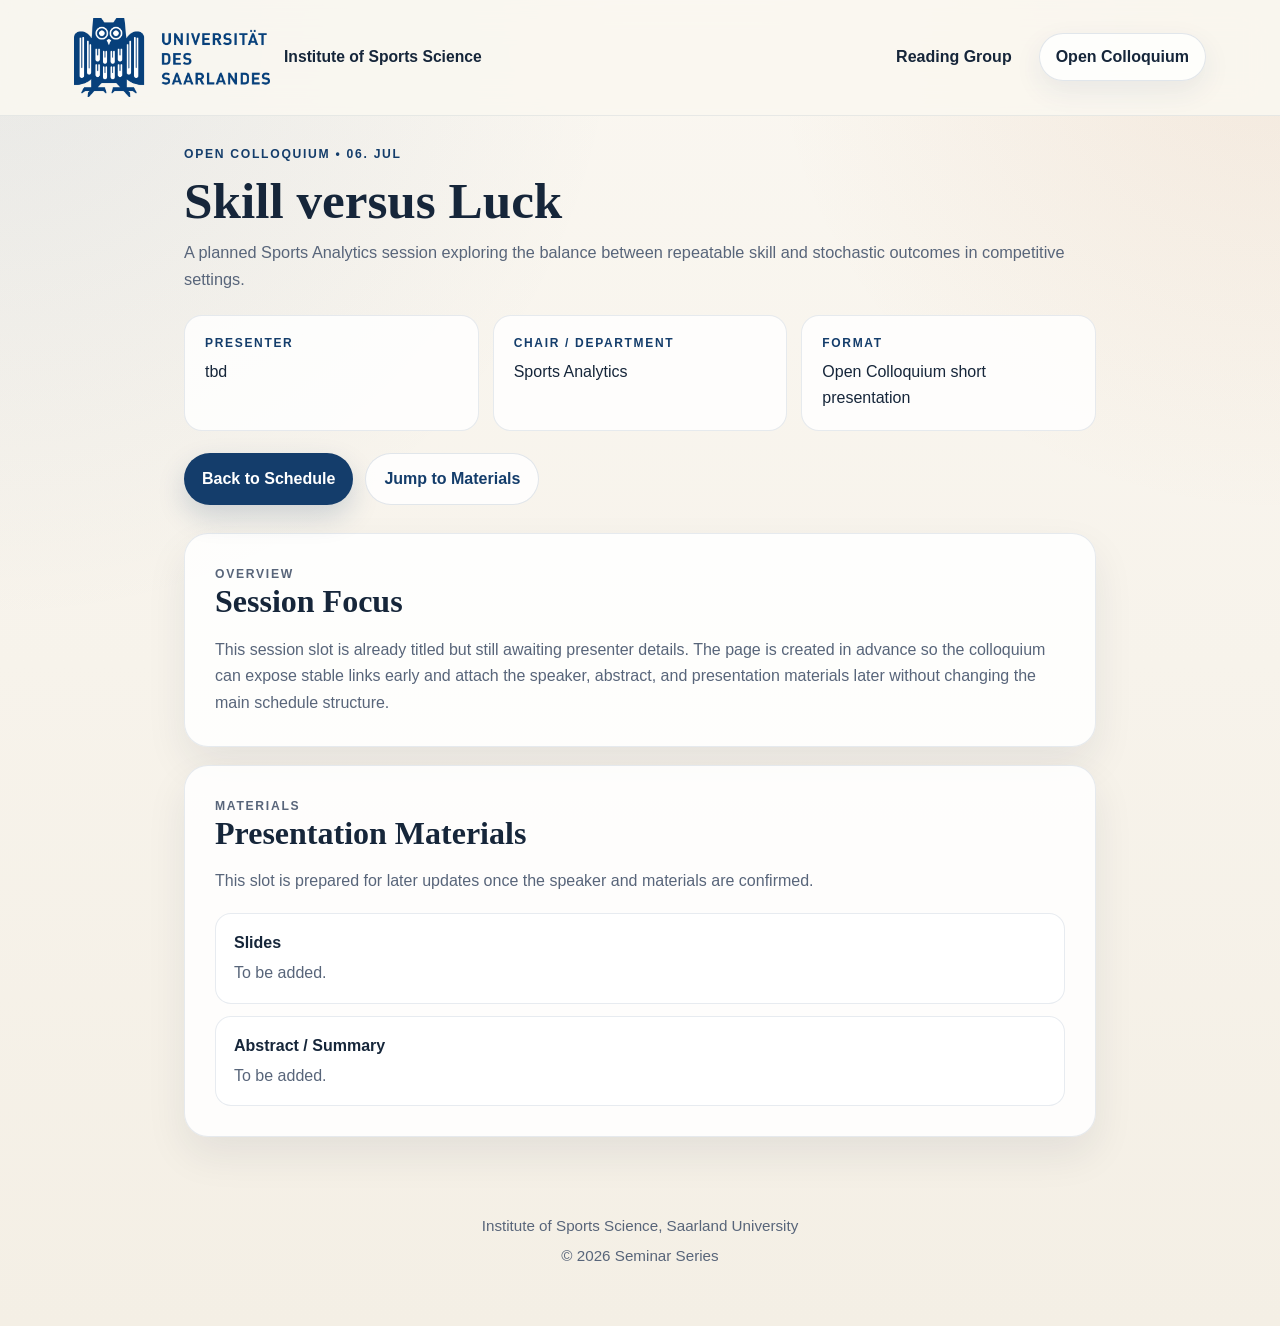
<file: sessions/open-colloquium-2026-07-06-skill-versus-luck.html>
<!DOCTYPE html>
<html lang="en">
<head>
<meta charset="UTF-8" />
<meta name="viewport" content="width=device-width, initial-scale=1.0" />
<title>Skill versus Luck — Open Colloquium</title>
<meta name="description" content="Open Colloquium session page for the Skill versus Luck presentation." />
<link rel="icon" href="../assets/icons/seminars-favicon.svg" type="image/svg+xml" />
<link rel="manifest" href="../site.webmanifest" />
<meta name="theme-color" content="#143d6b" />
<link rel="stylesheet" href="../css/style.css" />
</head>
<body>

<header class="site-header">
  <div class="nav">
    <a class="brand" href="../index.html">
      <img class="brand-logo" src="../assets/icons/uds.png" alt="Universitat des Saarlandes" />
      <span class="brand-copy">
        <strong>Institute of Sports Science</strong>
      </span>
    </a>
    <button type="button" class="menu-toggle" aria-label="Toggle menu" onclick="document.querySelector('.nav-links').classList.toggle('open')">Menu</button>
    <ul class="nav-links">
      <li><a href="../index.html">Reading Group</a></li>
      <li><a class="active" href="../open-colloquium.html">Open Colloquium</a></li>
    </ul>
  </div>
</header>

<main class="session-page">
  <header class="session-header">
    <p class="session-kicker">Open Colloquium • 06. Jul</p>
    <h1>Skill versus Luck</h1>
    <p class="session-summary">A planned Sports Analytics session exploring the balance between repeatable skill and stochastic outcomes in competitive settings.</p>
  </header>

  <dl class="session-meta-grid">
    <div class="session-meta-card">
      <dt>Presenter</dt>
      <dd>tbd</dd>
    </div>
    <div class="session-meta-card">
      <dt>Chair / Department</dt>
      <dd>Sports Analytics</dd>
    </div>
    <div class="session-meta-card">
      <dt>Format</dt>
      <dd>Open Colloquium short presentation</dd>
    </div>
  </dl>

  <div class="session-actions">
    <a class="button-link" href="../open-colloquium.html">Back to Schedule</a>
    <a class="button-link button-link-secondary" href="#materials">Jump to Materials</a>
  </div>

  <section class="panel session-panel">
    <p class="section-label">Overview</p>
    <h2>Session Focus</h2>
    <p>This session slot is already titled but still awaiting presenter details. The page is created in advance so the colloquium can expose stable links early and attach the speaker, abstract, and presentation materials later without changing the main schedule structure.</p>
  </section>

  <section class="panel session-panel" id="materials">
    <p class="section-label">Materials</p>
    <h2>Presentation Materials</h2>
    <p class="resource-note">This slot is prepared for later updates once the speaker and materials are confirmed.</p>
    <div class="resource-list">
      <div class="resource-item">
        <strong>Slides</strong>
        <span class="resource-note">To be added.</span>
      </div>
      <div class="resource-item">
        <strong>Abstract / Summary</strong>
        <span class="resource-note">To be added.</span>
      </div>
    </div>
  </section>
</main>

<footer class="footer">
  <p>Institute of Sports Science, Saarland University</p>
  <p>&copy; <span id="year"></span> Seminar Series</p>
</footer>

<script>document.getElementById('year').textContent = new Date().getFullYear();</script>
</body>
</html>
</file>
<file: css/style.css>
:root {
  --paper: #f4efe5;
  --surface: rgba(255, 255, 255, 0.86);
  --surface-strong: rgba(255, 255, 255, 0.94);
  --ink: #16263a;
  --muted: #58657a;
  --accent: #143d6b;
  --accent-warm: #b96a2d;
  --shadow: 0 24px 60px rgba(22, 38, 58, 0.12);
  --radius: 24px;
  --max: 1180px;
}

* { box-sizing: border-box; }

html, body {
  margin: 0;
  padding: 0;
  min-height: 100%;
}

body {
  font-family: "Avenir Next", "Segoe UI", "Helvetica Neue", Arial, sans-serif;
  color: var(--ink);
  line-height: 1.65;
  background:
    radial-gradient(circle at top left, rgba(20, 61, 107, 0.08), transparent 34%),
    radial-gradient(circle at top right, rgba(185, 106, 45, 0.1), transparent 28%),
    linear-gradient(180deg, #faf7f1 0%, var(--paper) 100%);
  -webkit-font-smoothing: antialiased;
}

a {
  color: var(--accent);
  text-decoration: none;
}

a:hover {
  text-decoration: underline;
}

.site-header {
  position: sticky;
  top: 0;
  z-index: 50;
  background: rgba(250, 247, 241, 0.88);
  -webkit-backdrop-filter: blur(18px) saturate(140%);
  backdrop-filter: blur(18px) saturate(140%);
  border-bottom: 1px solid rgba(20, 61, 107, 0.08);
}

.nav {
  max-width: var(--max);
  margin: 0 auto;
  padding: 18px 24px;
  display: flex;
  align-items: center;
  justify-content: space-between;
  gap: 20px;
}

.brand {
  display: flex;
  align-items: center;
  gap: 14px;
  color: var(--ink);
}

.brand:hover {
  text-decoration: none;
}

.brand-logo {
  width: 196px;
  height: auto;
  display: block;
}

.brand-copy {
  display: grid;
  gap: 1px;
}

.brand-copy strong {
  font-size: 0.98rem;
}

.brand-copy span {
  color: var(--muted);
  font-size: 0.84rem;
}

.nav-links {
  list-style: none;
  display: flex;
  align-items: center;
  gap: 10px;
  margin: 0;
  padding: 0;
}

.nav-links a {
  display: inline-flex;
  align-items: center;
  padding: 10px 16px;
  border-radius: 999px;
  color: var(--ink);
  font-weight: 650;
  border: 1px solid transparent;
}

.nav-links a:hover,
.nav-links a.active {
  text-decoration: none;
  background: rgba(255, 255, 255, 0.78);
  border-color: rgba(20, 61, 107, 0.12);
  box-shadow: 0 10px 28px rgba(20, 61, 107, 0.08);
}

.menu-toggle {
  display: none;
  border: 1px solid rgba(20, 61, 107, 0.12);
  background: rgba(255, 255, 255, 0.75);
  color: var(--ink);
  border-radius: 999px;
  padding: 10px 14px;
  font: inherit;
  font-weight: 650;
  cursor: pointer;
}

.hero-panel {
  max-width: var(--max);
  margin: 18px auto 0;
  padding: 0 24px;
}

.hero-inner {
  position: relative;
  overflow: hidden;
  padding: 30px 34px 28px;
  border-radius: calc(var(--radius) + 6px);
  background:
    linear-gradient(135deg, rgba(20, 61, 107, 0.96) 0%, rgba(28, 74, 125, 0.95) 52%, rgba(16, 46, 79, 0.95) 100%);
  color: #fefcf9;
  box-shadow: var(--shadow);
}

.hero-inner::after {
  content: "";
  position: absolute;
  inset: auto -40px -40px auto;
  width: 220px;
  height: 220px;
  border-radius: 50%;
  background: radial-gradient(circle, rgba(255, 255, 255, 0.22), transparent 66%);
  pointer-events: none;
}

.hero-panel-alt .hero-inner {
  background:
    linear-gradient(135deg, rgba(29, 54, 92, 0.96) 0%, rgba(46, 77, 118, 0.95) 44%, rgba(125, 76, 33, 0.92) 100%);
}

.eyebrow {
  margin: 0 0 10px;
  text-transform: uppercase;
  letter-spacing: 0.18em;
  font-size: 0.7rem;
  font-weight: 700;
  color: rgba(255, 255, 255, 0.72);
}

.title-row {
  display: grid;
  grid-template-columns: minmax(0, 1fr) 240px;
  gap: 22px;
  align-items: end;
}

.hero-inner h1 {
  margin: 0;
  font-family: "Iowan Old Style", "Palatino Linotype", "Book Antiqua", Georgia, serif;
  font-size: clamp(2.2rem, 4vw, 3.6rem);
  line-height: 1;
  letter-spacing: -0.03em;
}

.hero-badge {
  align-self: start;
  padding: 14px 16px;
  border-radius: 18px;
  background: rgba(255, 255, 255, 0.12);
  border: 1px solid rgba(255, 255, 255, 0.14);
  font-size: 0.9rem;
  line-height: 1.5;
}

.hero-lead {
  max-width: 760px;
  margin: 16px 0 0;
  font-size: 1rem;
  color: rgba(255, 255, 255, 0.9);
}

.chip-row {
  display: flex;
  flex-wrap: wrap;
  gap: 10px;
  margin-top: 18px;
}

.chip {
  display: inline-flex;
  align-items: center;
  padding: 8px 12px;
  border-radius: 999px;
  background: rgba(255, 255, 255, 0.12);
  border: 1px solid rgba(255, 255, 255, 0.14);
  color: rgba(255, 255, 255, 0.92);
  font-size: 0.88rem;
}

.content-shell {
  max-width: var(--max);
  margin: 0 auto;
  padding: 28px 24px 72px;
}

.section-grid {
  display: grid;
  grid-template-columns: minmax(0, 1.2fr) minmax(280px, 0.8fr);
  gap: 22px;
  margin-bottom: 22px;
}

.panel {
  background: var(--surface);
  border: 1px solid rgba(20, 61, 107, 0.1);
  border-radius: var(--radius);
  padding: 30px;
  box-shadow: 0 18px 40px rgba(22, 38, 58, 0.08);
}

.accent-panel {
  background: linear-gradient(180deg, rgba(223, 233, 248, 0.74), rgba(255, 255, 255, 0.92));
}

.full-width {
  margin-bottom: 22px;
}

.section-label {
  margin: 0 0 10px;
  color: var(--accent);
  text-transform: uppercase;
  letter-spacing: 0.14em;
  font-size: 0.76rem;
  font-weight: 800;
}

.panel h2 {
  margin: 0 0 18px;
  font-family: "Iowan Old Style", "Palatino Linotype", "Book Antiqua", Georgia, serif;
  font-size: 2rem;
  line-height: 1.08;
}

.panel p {
  margin: 0;
  color: var(--muted);
}

.bullet-list,
.rule-list {
  margin: 0;
  padding-left: 22px;
  display: grid;
  gap: 12px;
  color: var(--ink);
}

.bullet-list li::marker,
.rule-list li::marker {
  color: var(--accent-warm);
}

.callout {
  padding: 18px 20px;
  border-radius: 18px;
  background: rgba(255, 255, 255, 0.78);
  color: var(--ink);
  border: 1px solid rgba(20, 61, 107, 0.08);
}

.detail-list {
  display: grid;
  gap: 14px;
  margin: 22px 0 0;
}

.detail-list div {
  padding-top: 14px;
  border-top: 1px solid rgba(20, 61, 107, 0.1);
}

.detail-list dt {
  font-size: 0.82rem;
  font-weight: 800;
  letter-spacing: 0.12em;
  text-transform: uppercase;
  color: var(--accent);
  margin-bottom: 4px;
}

.detail-list dd {
  margin: 0;
  color: var(--ink);
}

.schedule-intro {
  margin-bottom: 18px;
}

.talk-date-group + .talk-date-group {
  margin-top: 26px;
}

.talk-date-group h3 {
  margin: 0 0 14px;
  font-family: "Iowan Old Style", "Palatino Linotype", "Book Antiqua", Georgia, serif;
  font-size: 1.6rem;
  color: var(--accent);
}

.talk-list {
  display: grid;
  gap: 14px;
}

.talk-card {
  padding: 20px 22px;
  border-radius: 18px;
  border: 1px solid rgba(20, 61, 107, 0.12);
  background: rgba(255, 255, 255, 0.82);
}

.talk-card h4 {
  margin: 0 0 8px;
  font-size: 1.2rem;
  line-height: 1.35;
}

.talk-card h4 a {
  color: var(--ink);
}

.talk-card-meta {
  margin: 0 0 6px;
  font-size: 0.8rem;
  text-transform: uppercase;
  letter-spacing: 0.12em;
  font-weight: 800;
  color: var(--accent);
}

.talk-card-submeta {
  margin: 0;
  color: var(--muted);
}

.talk-card-actions {
  display: flex;
  flex-wrap: wrap;
  gap: 10px;
  margin-top: 14px;
}

.mini-link {
  display: inline-flex;
  align-items: center;
  justify-content: center;
  padding: 9px 12px;
  border-radius: 999px;
  background: rgba(20, 61, 107, 0.1);
  color: var(--accent);
  font-weight: 700;
  font-size: 0.92rem;
}

.mini-link:hover {
  text-decoration: none;
  background: rgba(20, 61, 107, 0.16);
}

.mini-link-secondary {
  background: rgba(185, 106, 45, 0.12);
  color: #845024;
}

.mini-link-secondary:hover {
  background: rgba(185, 106, 45, 0.18);
}

.talk-card-empty {
  border-style: dashed;
  background: rgba(255, 255, 255, 0.58);
}

.session-page {
  max-width: 960px;
  margin: 0 auto;
  padding: 28px 24px 72px;
}

.session-header {
  margin-bottom: 22px;
}

.session-kicker {
  margin: 0 0 10px;
  color: var(--accent);
  text-transform: uppercase;
  letter-spacing: 0.14em;
  font-size: 0.76rem;
  font-weight: 800;
}

.session-header h1 {
  margin: 0 0 12px;
  font-family: "Iowan Old Style", "Palatino Linotype", "Book Antiqua", Georgia, serif;
  font-size: clamp(2rem, 4vw, 3.3rem);
  line-height: 1.05;
}

.session-summary {
  margin: 0;
  font-size: 1.02rem;
  color: var(--muted);
}

.session-meta-grid {
  display: grid;
  grid-template-columns: repeat(auto-fit, minmax(180px, 1fr));
  gap: 14px;
  margin-bottom: 22px;
}

.session-meta-card {
  padding: 18px 20px;
  border-radius: 18px;
  background: rgba(255, 255, 255, 0.82);
  border: 1px solid rgba(20, 61, 107, 0.1);
}

.session-meta-card dt {
  margin-bottom: 5px;
  font-size: 0.75rem;
  text-transform: uppercase;
  letter-spacing: 0.14em;
  font-weight: 800;
  color: var(--accent);
}

.session-meta-card dd {
  margin: 0;
}

.session-actions {
  display: flex;
  flex-wrap: wrap;
  gap: 12px;
  margin: 18px 0 28px;
}

.resource-list {
  display: grid;
  gap: 12px;
  margin-top: 18px;
}

.resource-item {
  padding: 16px 18px;
  border-radius: 16px;
  border: 1px solid rgba(20, 61, 107, 0.1);
  background: rgba(255, 255, 255, 0.82);
}

.resource-item strong {
  display: block;
  margin-bottom: 4px;
}

.resource-note {
  color: var(--muted);
}

.session-panel + .session-panel {
  margin-top: 18px;
}

.footer {
  padding: 0 24px 54px;
  text-align: center;
  color: var(--muted);
  font-size: 0.95rem;
}

.footer p {
  margin: 4px 0;
}

.redirect-body {
  display: grid;
  place-items: center;
  min-height: 100vh;
  padding: 24px;
}

.redirect-card {
  width: min(640px, 100%);
  background: var(--surface-strong);
  border: 1px solid rgba(20, 61, 107, 0.1);
  border-radius: calc(var(--radius) + 4px);
  padding: 34px;
  box-shadow: var(--shadow);
}

.redirect-card h1 {
  margin: 0 0 10px;
  font-family: "Iowan Old Style", "Palatino Linotype", "Book Antiqua", Georgia, serif;
  font-size: clamp(2rem, 4vw, 2.8rem);
  line-height: 1.04;
}

.redirect-card p {
  margin: 0;
  color: var(--muted);
}

.redirect-actions {
  display: flex;
  flex-wrap: wrap;
  gap: 12px;
  margin-top: 24px;
}

.button-link {
  display: inline-flex;
  align-items: center;
  justify-content: center;
  padding: 12px 18px;
  border-radius: 999px;
  background: var(--accent);
  color: #fff;
  font-weight: 700;
  box-shadow: 0 12px 28px rgba(20, 61, 107, 0.18);
}

.button-link:hover {
  text-decoration: none;
}

.button-link-secondary {
  background: rgba(255, 255, 255, 0.82);
  color: var(--accent);
  border: 1px solid rgba(20, 61, 107, 0.12);
  box-shadow: none;
}

@media (max-width: 880px) {
  .title-row,
  .section-grid {
    grid-template-columns: 1fr;
  }

  .hero-badge {
    max-width: 440px;
  }
}

@media (max-width: 760px) {
  .menu-toggle {
    display: inline-flex;
  }

  .nav {
    position: relative;
    padding: 16px 20px;
  }

  .brand-logo {
    width: 156px;
  }

  .nav-links {
    position: absolute;
    top: calc(100% + 10px);
    right: 20px;
    min-width: 220px;
    padding: 10px;
    display: none;
    flex-direction: column;
    align-items: stretch;
    gap: 8px;
    border-radius: 22px;
    background: rgba(255, 255, 255, 0.96);
    border: 1px solid rgba(20, 61, 107, 0.1);
    box-shadow: var(--shadow);
  }

  .nav-links.open {
    display: flex;
  }

  .hero-panel {
    padding: 0 20px;
    margin-top: 14px;
  }

  .hero-inner,
  .panel,
  .redirect-card {
    padding: 26px;
  }

  .hero-lead {
    font-size: 1rem;
  }

  .content-shell {
    padding: 22px 20px 56px;
  }

  .session-page {
    padding: 22px 20px 56px;
  }
}
</file>
